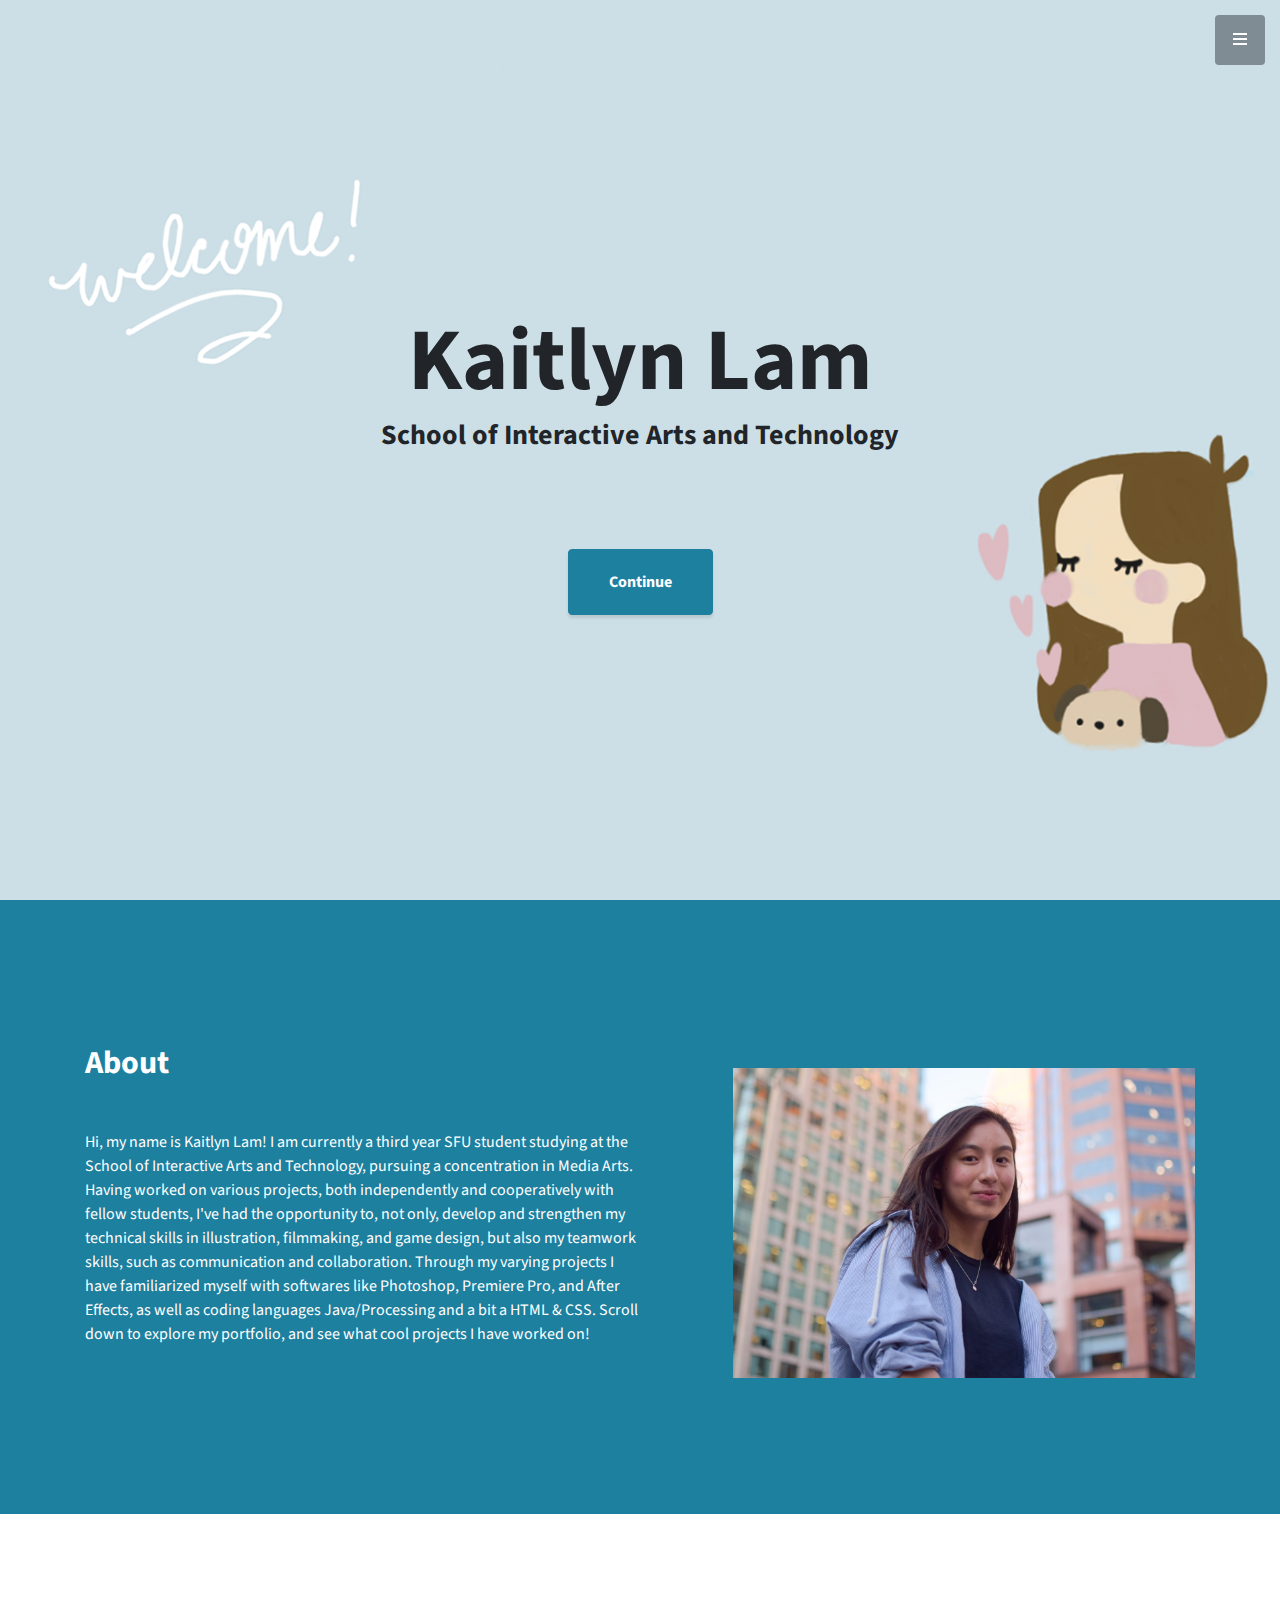
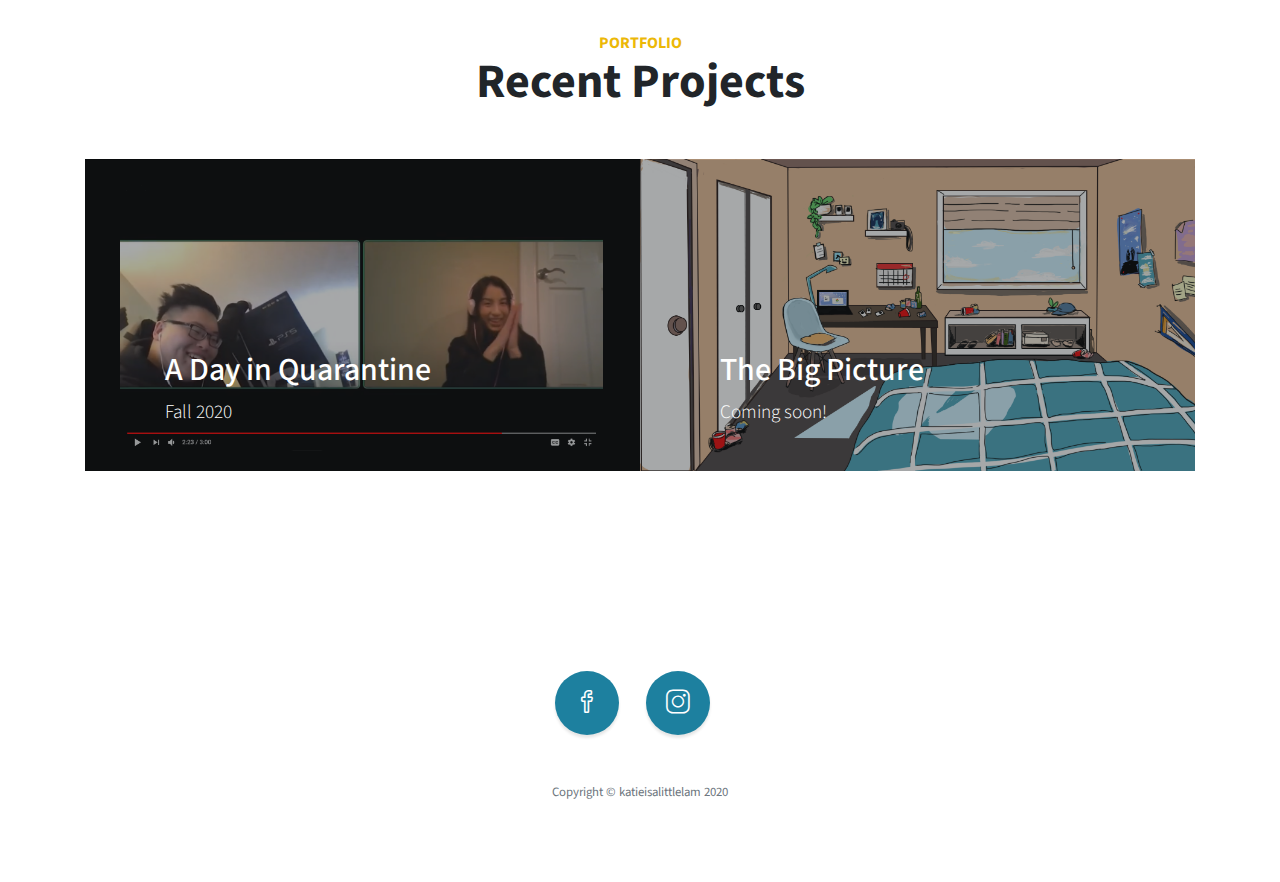
<file: index.html>
<!DOCTYPE html>
<html lang="en">

<head>

  <meta charset="utf-8">
  <meta name="viewport" content="width=device-width, initial-scale=1, shrink-to-fit=no">
  <meta name="description" content="">
  <meta name="author" content="">

  <title>Stylish Portfolio - Start Bootstrap Template</title>

  <!-- Bootstrap Core CSS -->
  <link href="vendor/bootstrap/css/bootstrap.min.css" rel="stylesheet">

  <!-- Custom Fonts -->
  <link href="vendor/fontawesome-free/css/all.min.css" rel="stylesheet" type="text/css">
  <link href="https://fonts.googleapis.com/css?family=Source+Sans+Pro:300,400,700,300italic,400italic,700italic" rel="stylesheet" type="text/css">
  <link href="vendor/simple-line-icons/css/simple-line-icons.css" rel="stylesheet">

  <!-- Custom CSS -->
  <link href="css/stylish-portfolio.css" rel="stylesheet">

</head>

<body id="page-top">

  <!-- Navigation -->
  <a class="menu-toggle rounded" href="#">
    <i class="fas fa-bars"></i>
  </a>

  <nav id="sidebar-wrapper">
    <ul class="sidebar-nav">
      <li class="sidebar-brand">
        <!--a class="js-scroll-trigger" href="#page-top">Content</a-->
      </li>
      <li class="sidebar-nav-item">
        <a class="js-scroll-trigger" href="#page-top">Home</a>
      </li>
      <li class="sidebar-nav-item">
        <a class="js-scroll-trigger" href="#about" name = "about">About</a>
      </li>
      <li class="sidebar-nav-item">
  
      <li class="sidebar-nav-item">
        <a class="js-scroll-trigger" href="#portfolio">Portfolio</a>
      </li>
      <li class="sidebar-nav-item">
        <a class="js-scroll-trigger" href="#contact">Contact</a>
      </li>
    </ul>
  </nav>

  <!-- Header -->
  <header class="masthead d-flex">
    <div class="container text-center my-auto">
      <br>

 
      <h1 class="mb-1">Kaitlyn Lam</h1>
      <h3 class="mb-5">School of Interactive Arts and Technology</h3>
      <br>
      <br>

  

      <a class="btn btn-primary btn-xl js-scroll-trigger" href="#about">Continue</a>
    </div>
    <div class="overlay"></div>
  </header>

  <!-- About -->
  <!--
  <section class="content-section bg-light" id="about">
    <div class="container text-center">
      <div class="row">
        <div class="col-lg-10 mx-auto">
          <h2>Stylish Portfolio is the perfect theme for your next project!</h2>
          <p class="lead mb-5">This theme features a flexible, UX friendly sidebar menu and stock photos from our friends at
            <a href="https://unsplash.com/">Unsplash</a>!</p>
          <a class="btn btn-dark btn-xl js-scroll-trigger" href="#services">What We Offer</a>
        </div>
      </div>
    </div>
  </section>
  -->
  <!-- Services -->
  
  <section class="content-section bg-primary text-white" id="about">
    <div class="container">    
        <div class="row no-gutters">
          <div class="col-lg-6">
            <div class="caption">
              <div class="caption-content">
                <br>

                <h2 class="mb-5">About</h2>
                  
                <p class="mb-0"> Hi, my name is Kaitlyn Lam! I am currently a third year SFU student studying 
                    at the School of Interactive Arts and Technology, pursuing a concentration in Media Arts.
                    Having worked on various projects, both independently and cooperatively with fellow students, 
                    I've had the opportunity to, not only, develop and strengthen my technical skills in illustration,
                    filmmaking, and game design, but also my teamwork skills, such as communication and collaboration.
                    Through my varying projects I have familiarized myself with softwares like Photoshop, Premiere Pro, 
                    and After Effects, as well as coding languages Java/Processing and a bit a HTML & CSS. Scroll down 
                    to explore my portfolio, and see what cool 
                    projects I have worked on!</p>

                    <br>
                    <br>
          
              </div>
           </div>
         </div>

          <div class = "col-1"></div>

          <div class="col-sm-5">
            <br>
            <br>

            <img class="img-fluid" src="img/pfp.jpg" alt="Profile Picture">
          </div>

    </section>
      <!--div class="row">
        <div class="col-lg-3 col-md-6 mb-5 mb-lg-0">
          <span class="service-icon rounded-circle mx-auto mb-3">
            <i class="icon-screen-smartphone"></i>
          </span>
          <h4>
            <strong>Responsive</strong>
          </h4>
          <p class="text-faded mb-0">Looks great on any screen size!</p>
        </div>
        <div class="col-lg-3 col-md-6 mb-5 mb-lg-0">
          <span class="service-icon rounded-circle mx-auto mb-3">
            <i class="icon-pencil"></i>
          </span>
          <h4>
            <strong>Redesigned</strong>
          </h4>
          <p class="text-faded mb-0">Freshly redesigned for Bootstrap 4.</p>
        </div>
        <div class="col-lg-3 col-md-6 mb-5 mb-md-0">
          <span class="service-icon rounded-circle mx-auto mb-3">
            <i class="icon-like"></i>
          </span>
          <h4>
            <strong>Favorited</strong>
          </h4>
          <p class="text-faded mb-0">Millions of users
            <i class="fas fa-heart"></i>
            Start Bootstrap!</p>
        </div>
        <div class="col-lg-3 col-md-6">
          <span class="service-icon rounded-circle mx-auto mb-3">
            <i class="icon-mustache"></i>
          </span>
          <h4>
            <strong>Question</strong>
          </h4>
          <p class="text-faded mb-0">I mustache you a question...</p>
        </div>
      </div>
    </div-->
  
 

  <!-- Callout -->
  <!--
  <section class="callout">
    <div class="container text-center">
      <h2 class="mx-auto mb-5">Welcome to
        <em>your</em>
        next website!</h2>
      <a class="btn btn-primary btn-xl" href="https://startbootstrap.com/theme/stylish-portfolio/">Download Now!</a>
    </div>
  </section>
 -->

  <!-- Portfolio -->
  <section class="content-section" id="portfolio">
    <div class="container">
      <div class="content-section-heading text-center">
        <h3 class="text-secondary mb-0">Portfolio</h3>
        <h2 class="mb-5">Recent Projects</h2>
      </div>
      <div class="row no-gutters">

        <div class="col-lg-6">
          <a class="portfolio-item" href="portfolio 1/portfolio1.html">
            <img class="img-fluid" src="img/screen capture.png" alt="">
            <div class="caption">
              <div class="caption-content">
                <div class="h2">
                  <br>
                  <br>
                  <br>
                  <br>
                  <br>
                  <!--IAT 344-->
                  A Day in Quarantine 
                </div>
                  <p class="mb-0">Fall 2020</p>

                <!--p class="mb-0">A daily vlog showcasing the duality of living at home and living alon
                   during the Covid-19 pandemic </p-->
              </div>
            </div>
            <div>
          </div>
          </a>
        </div>

        <div class="col-lg-6">
          <a class="portfolio-item" href="#!">
            <div class="caption">
              <div class="caption-content">
                <div class="h2">
                  <br>
                  <br>
                  <br>
                  <br>
                  <br>
                  <!--IAT 313-->
                  The Big Picture
                  </div>
                <p class="mb-0">Coming soon!</p>
              </div>
            </div>
            <img class="img-fluid" src="img/iat313.png" alt="">
          </a>
        </div>
        <!--div class="col-lg-6">
          <a class="portfolio-item" href="#!">
            <div class="caption">
              <div class="caption-content">
                <div class="h2">IAT267</div>
                <p class="mb-0">Strawberries are such a tasty snack, especially with a little sugar on top!</p>
              </div>
            </div>
            <img class="img-fluid" src="img/portfolio-3.jpg" alt="">
          </a>
        </div>
        <div class="col-lg-6">
          <a class="portfolio-item" href="#!">
            <div class="caption">
              <div class="caption-content">
                <div class="h2">Workspace</div>
                <p class="mb-0">A yellow workspace with some scissors, pencils, and other objects.</p>
              </div>
            </div>
            <img class="img-fluid" src="img/portfolio-4.jpg" alt="">
          </a>
        </div-->
      </div>
    </div>
  </section>

  

  <!-- Footer -->
  <a class = "js-scroll-trigger" id = "contact">
  <footer class="footer text-center">
    <div class="container">
      <ul class="list-inline mb-5">
        <li class="list-inline-item">
          <a class="social-link rounded-circle text-white mr-3" href="https://www.facebook.com/kaitlyn.lam.3/">
            <i class="icon-social-facebook"></i>
          </a>
        </li>
        <li class="list-inline-item">
          <a class="social-link rounded-circle text-white mr-3" href="https://www.instagram.com/ink.kartridge/" target = "_blank">
            <i class="icon-social-instagram"></i>
          </a>
        </li>
        <!--li class="list-inline-item">
          <a class="social-link rounded-circle text-white" href="#!">
            <i class="icon-social-github"></i>
          </a>
        </li-->
      </ul>
      <p class="text-muted small mb-0">Copyright &copy; katieisalittlelam 2020</p>
    </div>
  </a>
  </footer>

  <!-- Scroll to Top Button-->
  <a class="scroll-to-top rounded js-scroll-trigger" href="#page-top">
    <i class="fas fa-angle-up"></i>
  </a>

  <!-- Bootstrap core JavaScript -->
  <script src="vendor/jquery/jquery.min.js"></script>
  <script src="vendor/bootstrap/js/bootstrap.bundle.min.js"></script>

  <!-- Plugin JavaScript -->
  <script src="vendor/jquery-easing/jquery.easing.min.js"></script>

  <!-- Custom scripts for this template -->
  <script src="js/stylish-portfolio.min.js"></script>

</body>

</html>
</file>
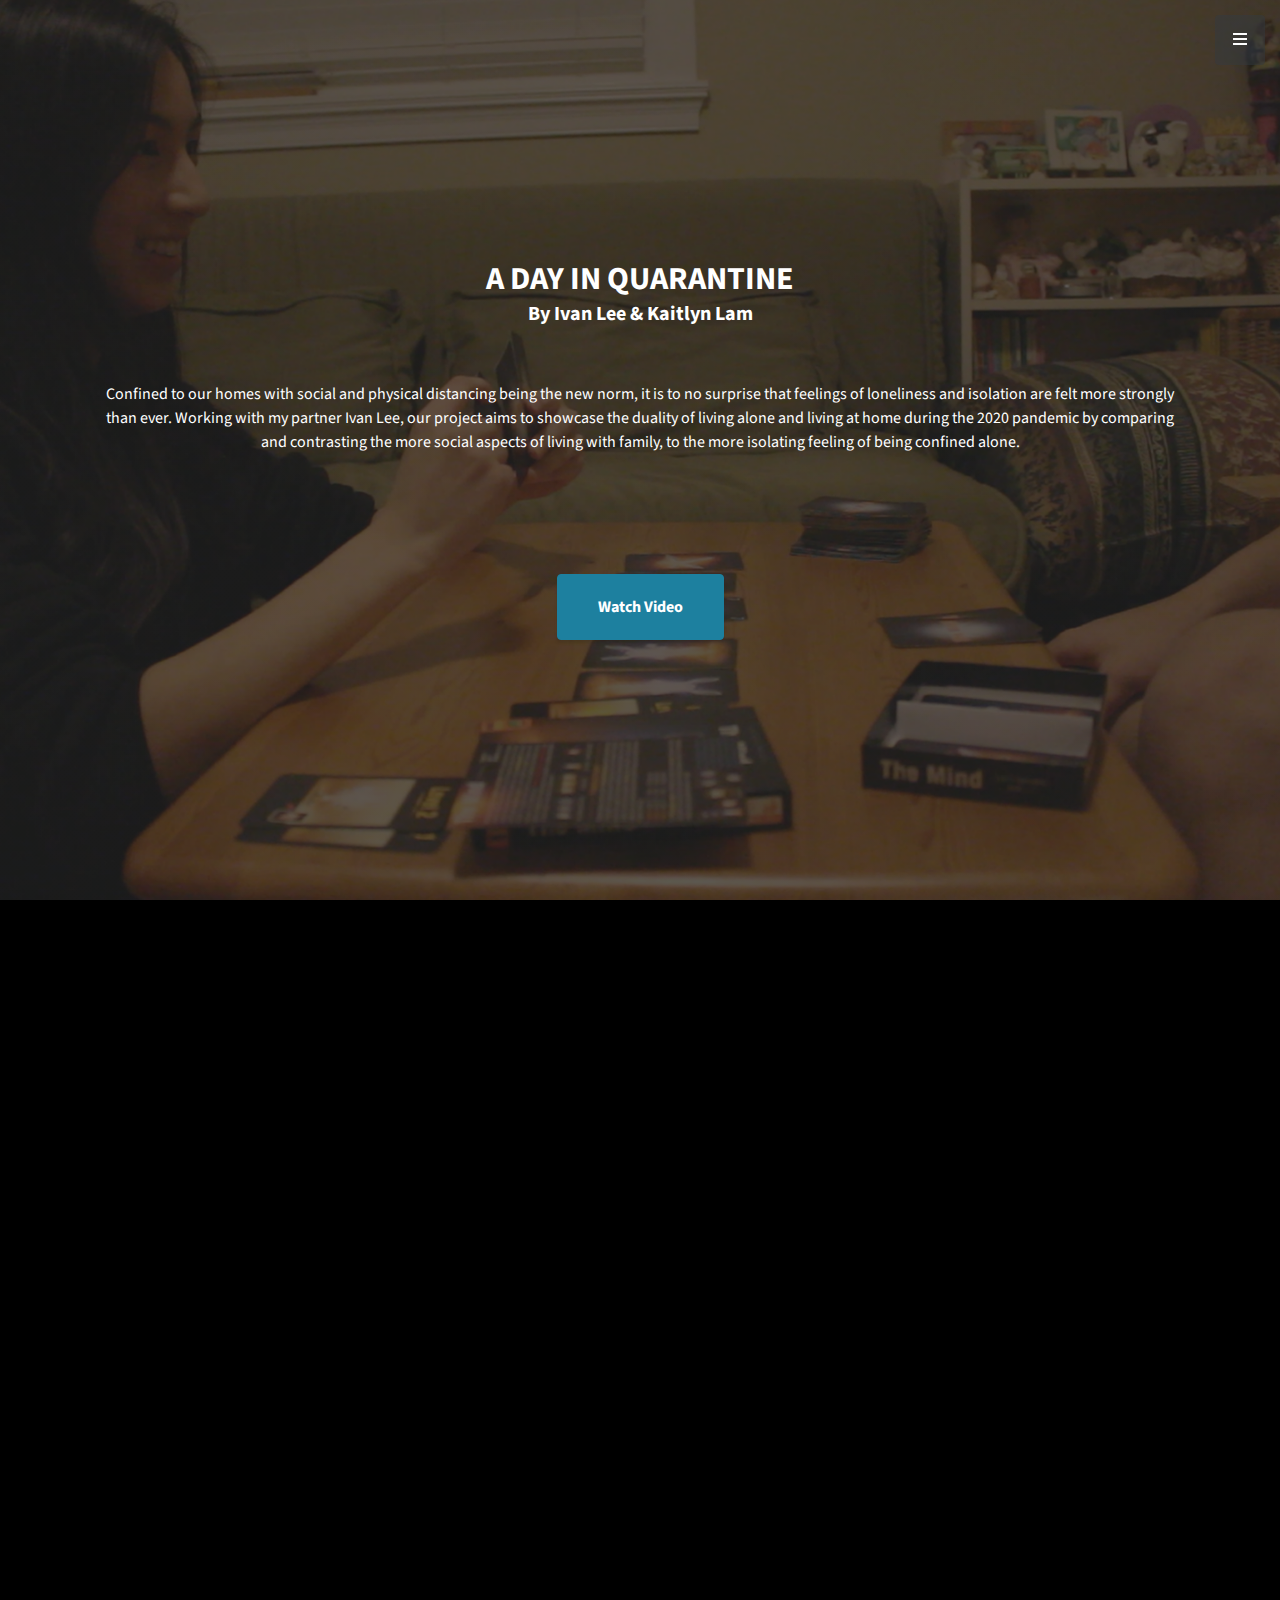
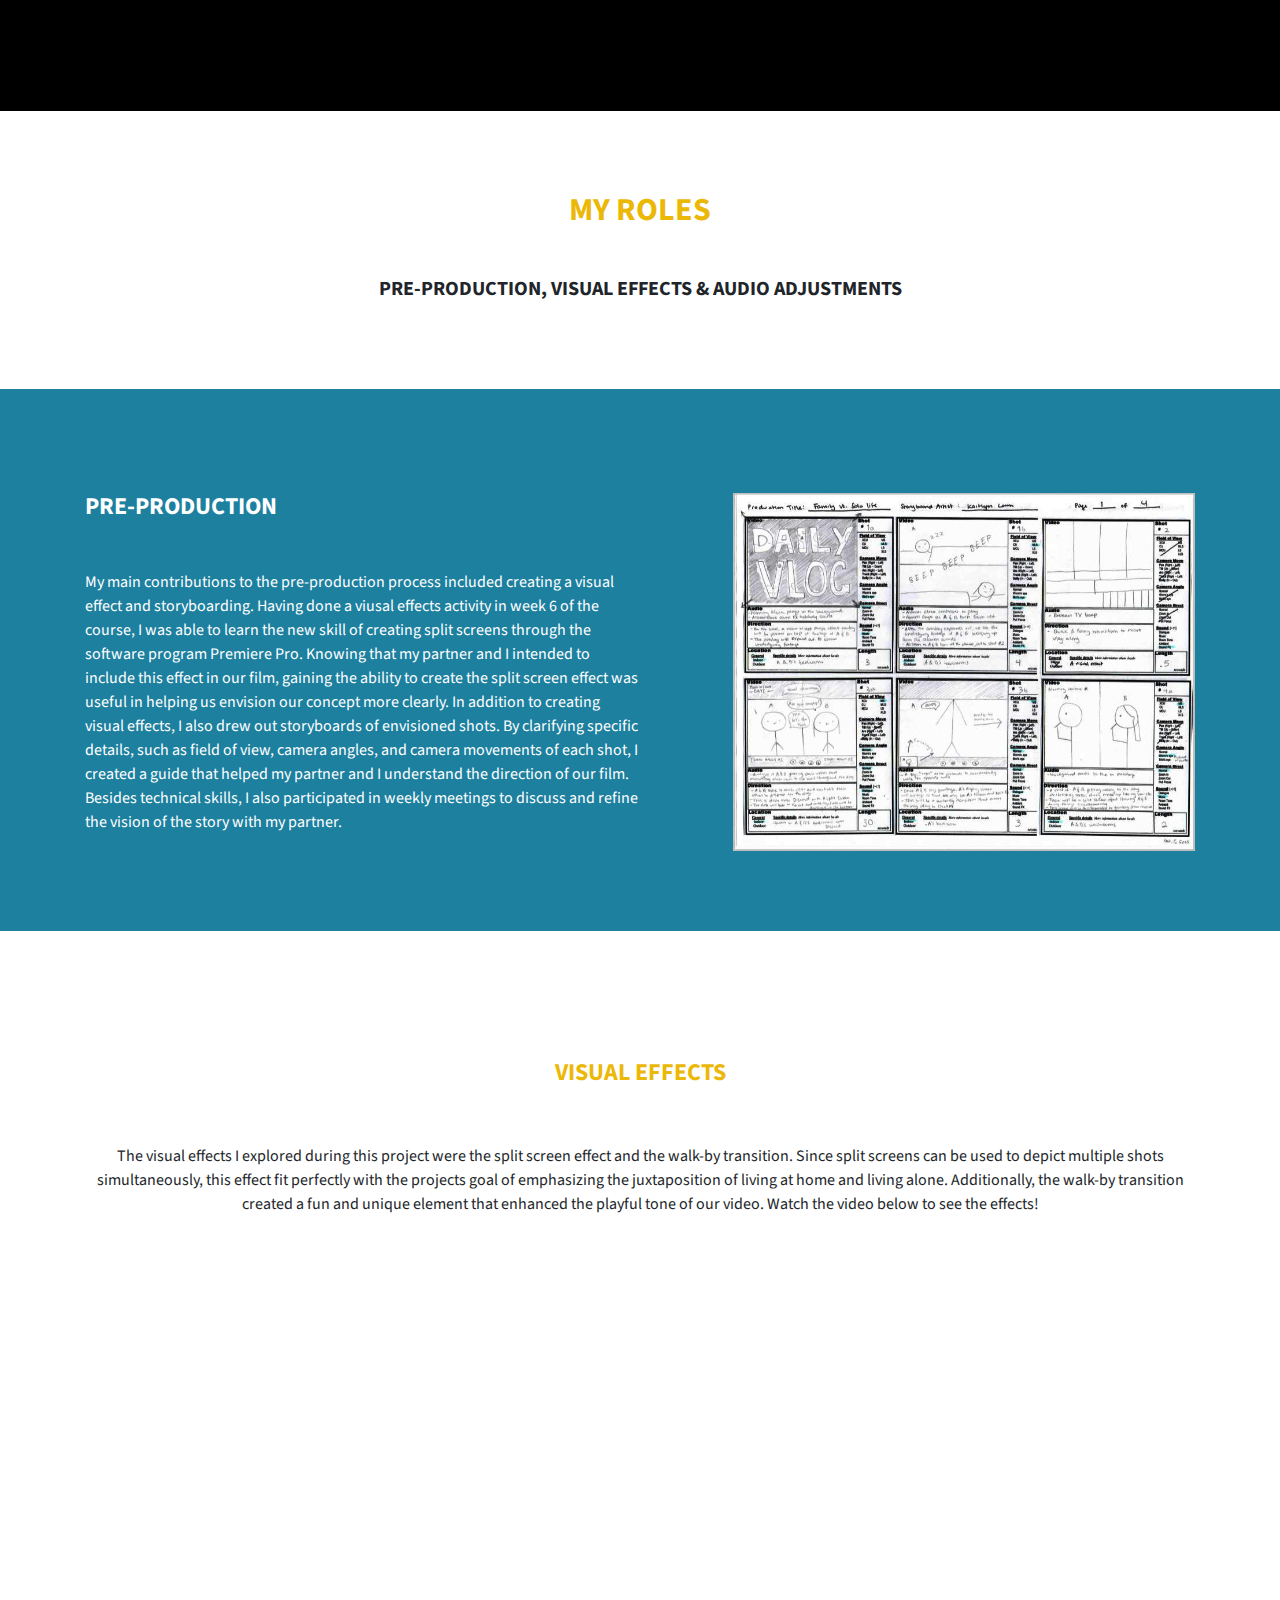
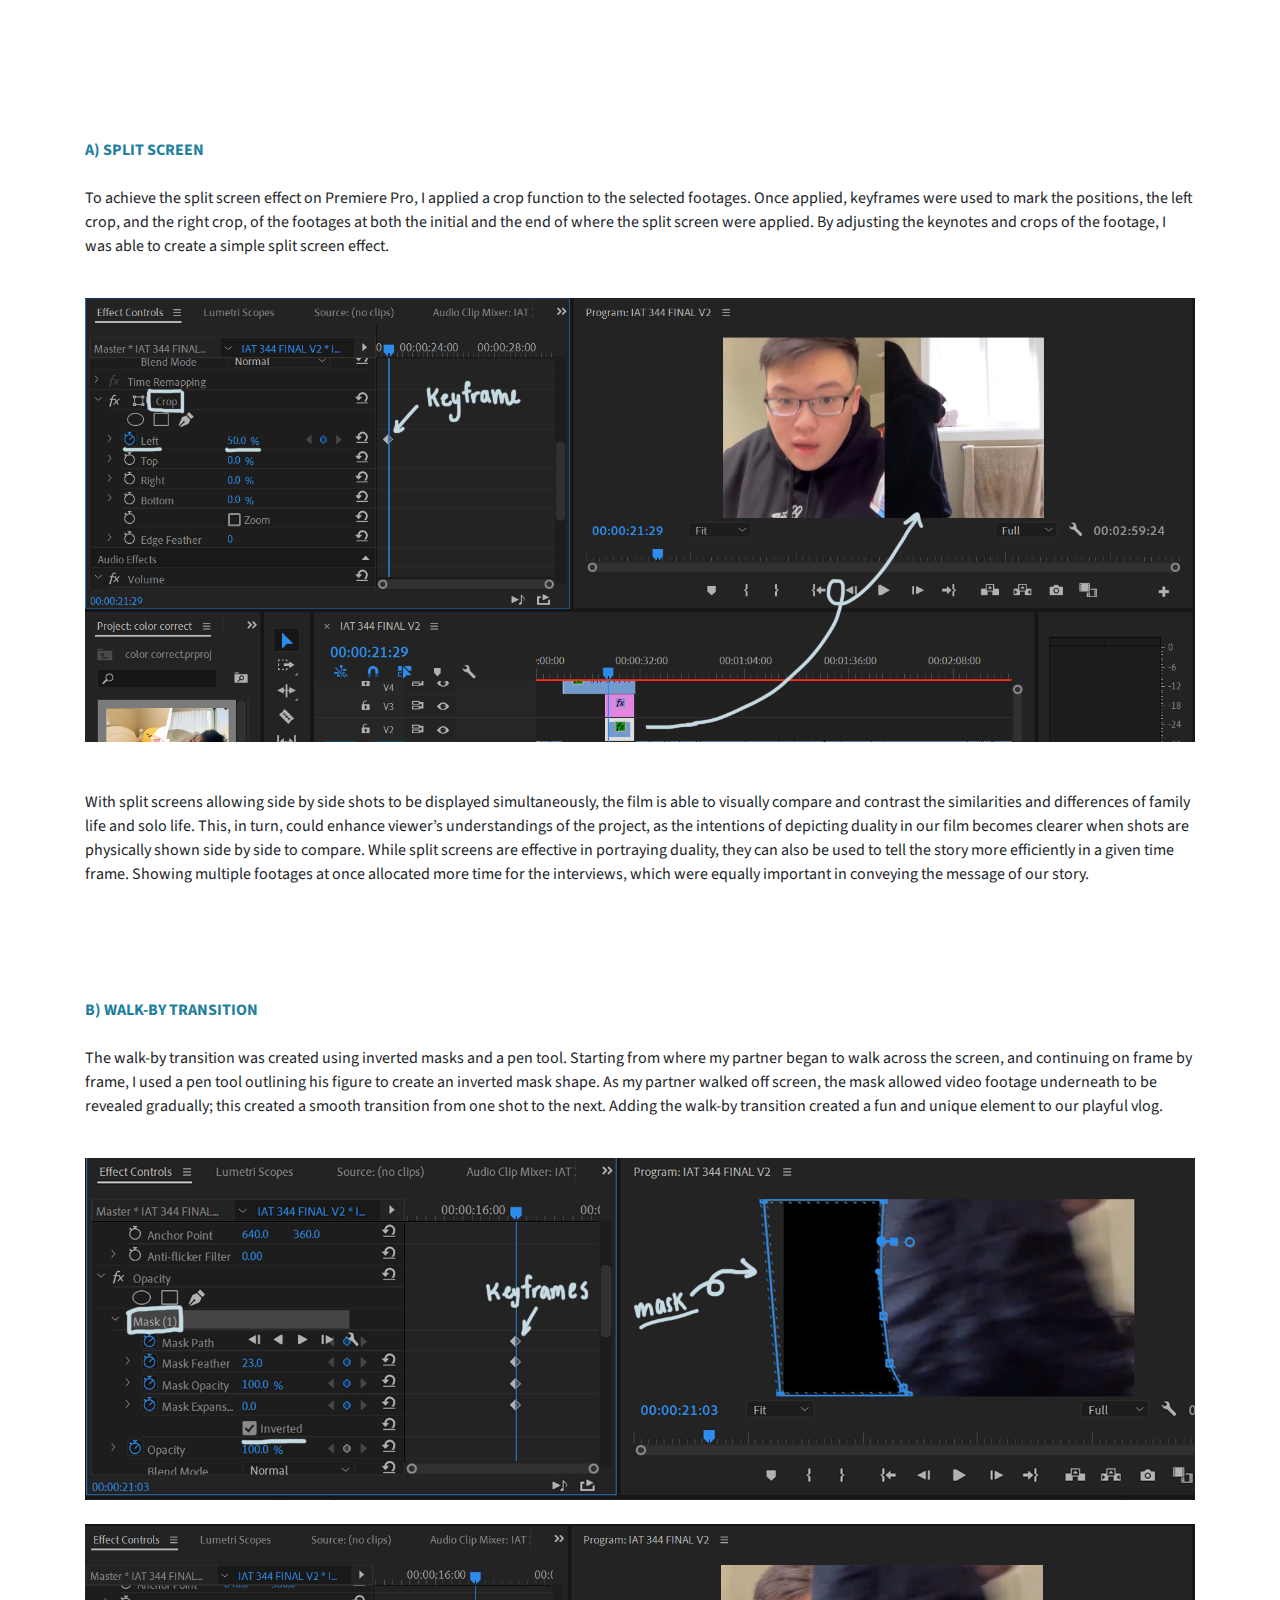
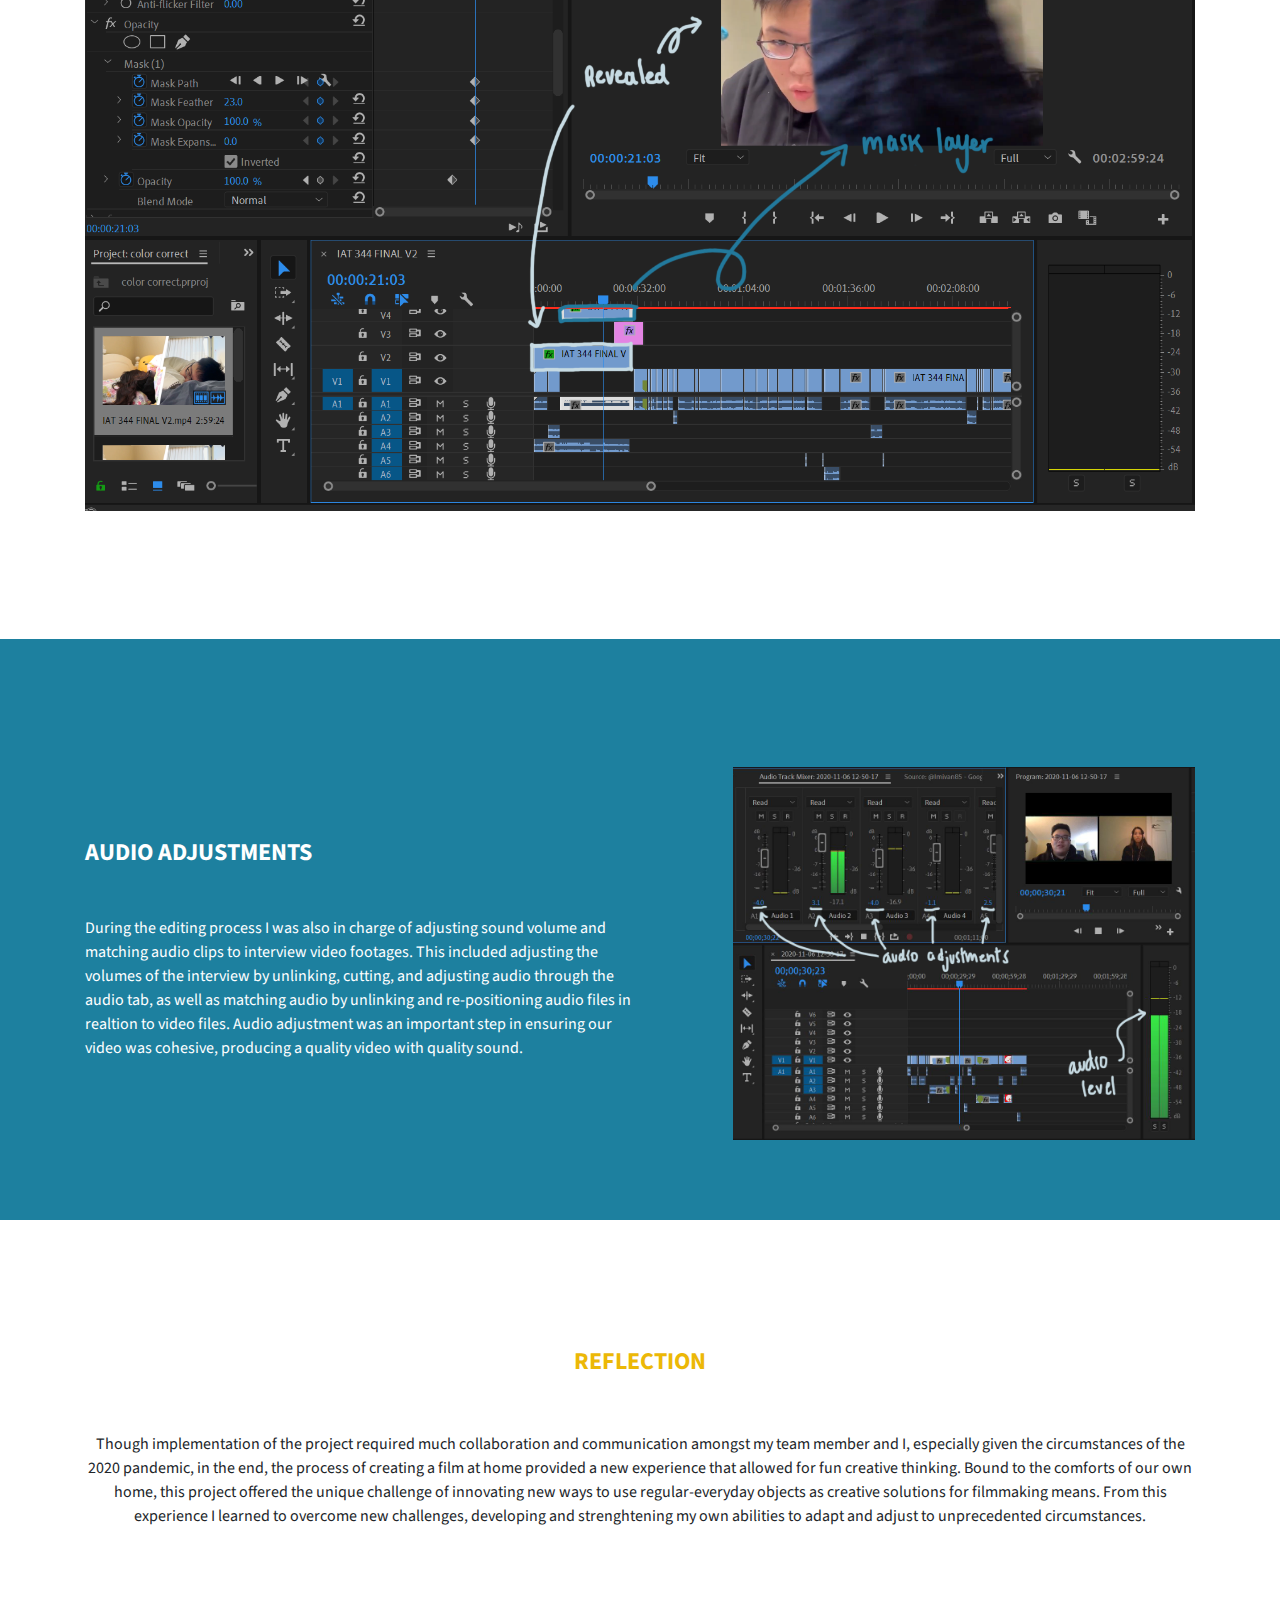
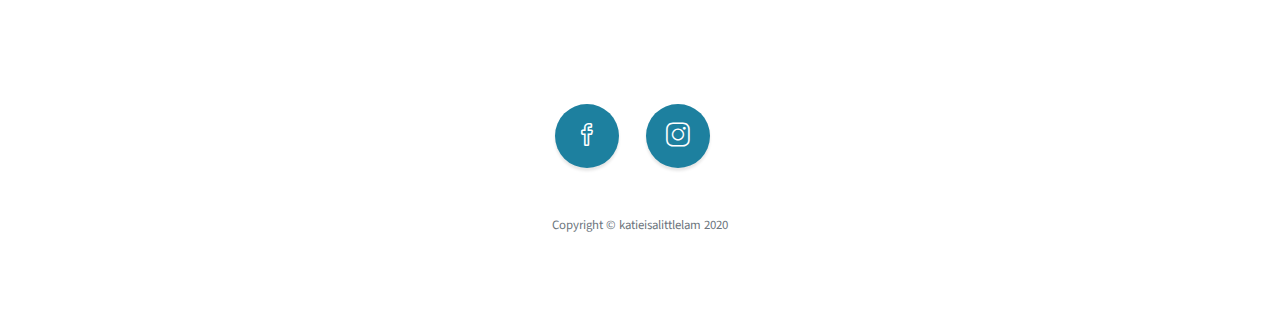
<file: portfolio 1/portfolio1.html>
<!DOCTYPE html>
<html lang="en">

<head>

  <meta charset="utf-8">
  <meta name="viewport" content="width=device-width, initial-scale=1, shrink-to-fit=no">
  <meta name="description" content="">
  <meta name="author" content="">

  <title>Stylish Portfolio - Start Bootstrap Template</title>

  <!-- Bootstrap Core CSS -->
  <link href="vendor/bootstrap/css/bootstrap.min.css" rel="stylesheet">

  <!-- Custom Fonts -->
  <link href="vendor/fontawesome-free/css/all.min.css" rel="stylesheet" type="text/css">
  <link href="https://fonts.googleapis.com/css?family=Source+Sans+Pro:300,400,700,300italic,400italic,700italic" rel="stylesheet" type="text/css">
  <link href="vendor/simple-line-icons/css/simple-line-icons.css" rel="stylesheet">

  <!-- Custom CSS -->
  <link href="css/stylish-portfolio.css" rel="stylesheet">

</head>

<body id="page-top">

  <!-- Navigation -->
  <a class="menu-toggle rounded" href="#">
    <i class="fas fa-bars"></i>
  </a>
  <nav id="sidebar-wrapper">
    <ul class="sidebar-nav">
      <li class="sidebar-brand">
        <!--a class="js-scroll-trigger" href="#page-top">Content</a-->
      </li>
      <li class="sidebar-nav-item">
        <a class="js-scroll-trigger" href="../index.html">Home</a>

      <li class="sidebar-nav-item">
        <a class="js-scroll-trigger" href="../index.html#about">About</a>
      </li>
      <li class="sidebar-nav-item">
  
      <li class="sidebar-nav-item">
        <a class="js-scroll-trigger" href="../index.html#portfolio">Portfolio</a>
      </li>
      <li class="sidebar-nav-item">
        <a class="js-scroll-trigger" href="#contact">Contact</a>
      </li>
    </ul>
  </nav>

  <!-- Header -->
  

  <header class="masthead d-flex">
    <div class="container text-center my-auto" id = "description">


      <h2 class="mb-1 text-white"> A DAY IN QUARANTINE </h2>
      <h5 class=" text-white"> By Ivan Lee & Kaitlyn Lam</h5>
      <br>
      <br>
      <p class = "mb-5 text-white container text-center my-auto">Confined to our homes with social and physical distancing 
        being the new norm, it is to no
        surprise that feelings of loneliness and isolation are felt more strongly than ever. Working with
        my partner Ivan Lee, our project aims to showcase the duality of living alone and living at home
        during the 2020 pandemic by comparing and contrasting the more social aspects of living with
        family, to the more isolating feeling of being confined alone.</p>

        <br>
        <br>
        <br>
        <br>
        <br>

      <a class="btn btn-primary btn-xl js-scroll-trigger" href="#video"> Watch Video </a>
    </div>

    <div class="overlay"></div>
  </header>

  <div class="bg-video" id = "video">

    <br>
    <br>
    <br>
    <br>
    <br>
    <br>
    <br>
    
    <!--p align = "center"><iframe width="1080" height="500" src="https://www.youtube.com/embed/2TOxU5NzHGw" frameborder="0" 
    allow="accelerometer; autoplay; clipboard-write; encrypted-media; gyroscope; picture-in-picture" 
    allowfullscreen></iframe></p-->

    <p align = "center"><iframe width="1080" height="500" src="https://www.youtube.com/embed/uHC6Zeh9fck" 
      frameborder="0" allow="accelerometer; autoplay; clipboard-write; encrypted-media; gyroscope; 
      picture-in-picture" allowfullscreen></iframe></p>

    <br>
    <br>
    <br>
    <br>
    <br>
</div>
  
  </div>
  <!--div class="overlay"></div-->

  <!-- Services -->

  <section class="content-section"> <!--id="about"-->
    <div class="container">    
        <div class="row no-gutters">
          <div class="col-lg-12">
              <div class="caption">
                <div class="caption-content">
                  <h2 align = "center" class="mb-5 text-secondary"> MY ROLES</h2>
                  <h5 align = "center"> PRE-PRODUCTION, VISUAL EFFECTS & AUDIO ADJUSTMENTS </h5>
              <div>
            </div>
            </div>
            </div>
      </div>
    </section>
  
  <section class="content-section bg-primary text-white"> <!--id="about"-->
    <div class="container">    
        <div class="row no-gutters">
          <div class="col-lg-6">
              <div class="caption">
                <div class="caption-content">
                  <br>
                  <!--h2 class="mb-5"> My Role</h2-->
                  <h4 class="mb-5"> PRE-PRODUCTION </h4>
                  
                  <p>My main contributions to the pre-production process included creating a visual effect and
                  storyboarding. Having done a viusal effects activity in week 6 of the course, I was able to learn the
                  new skill of creating split screens through the software program Premiere Pro. Knowing that my partner 
                  and I intended to include this effect in our film, gaining the ability to create the split screen effect
                  was useful in helping us envision our concept more clearly. 

                  In addition to creating visual effects, I also drew out storyboards of envisioned shots. 
                  By clarifying specific details, such as field of view, camera angles, and camera movements
                  of each shot, I created a guide that helped my partner and I understand the direction of our film.
                  <br>
                  Besides technical skills, I also participated in weekly meetings to
                  discuss and refine the vision of the story with my partner. </p>

              </div>
            </div>
            </div>

            <div class="col-sm-1"></div> 

        <div class = "col-5">
        <br>
        <img class="img-fluid" src="img/storyboard.png" alt="Profile Picture">
      </div>

    </section>

      <!--section class="content-section masthead"-->
        <section class="content-section">
      <div class="container">    
        <div class="row no-gutters">
          <div class="col-lg-12">
              <div class="caption">
                <div class="caption-content">
                  <!--h2 class="mb-5"> My Role</h2-->
                  <br>
                  <br>
                  <div class = "text-secondary">
                  <h4 align = "center"> VISUAL EFFECTS </h4></div>
                  <br>
                  <br>
                  
                  <p align = "center">The visual effects I explored during this project were the split screen effect and the walk-by transition.
                    Since split screens can be used to depict multiple shots simultaneously, this effect fit perfectly
                    with the projects goal of emphasizing the juxtaposition of living at home and living alone.
                    Additionally, the walk-by transition created a fun and unique element that enhanced the 
                    playful tone of our video. Watch the video below to see the effects! </p>
    
                    <br>
                    <br>
                    <br>

                    <p align = "center" >
                      <iframe width="560" height="315" src="https://www.youtube.com/embed/dg4w58Jcxl0" frameborder="0" 
                      allow="accelerometer; autoplay; clipboard-write; encrypted-media; gyroscope; picture-in-picture" 
                      allowfullscreen></iframe>
                    </p>


                    <br>
                    <br>
                    <br>
                    <br>
                  
                    <p>
                     <b class = "text-primary"> A) SPLIT SCREEN </b>
                      <br>
                      <br>
                      To achieve the split screen effect on Premiere Pro, I applied a crop function to the
                      selected footages. Once applied, keyframes were used to mark the
                      positions, the left crop, and the right crop, of the footages at both the initial and the end of
                      where the split screen were applied. By adjusting the keynotes and crops of the footage, I was able
                      to create a simple split screen effect.
                      </p>
                      <br>

         

                      <img class="img-fluid" src="img/crop.png" alt="Split Screen Crop Function"> 
                      <br>
                      <br>
                      <br>
                      <p>With split screens allowing side by side shots to be displayed simultaneously, the film is able to
                        visually compare and contrast the similarities and differences of family life and solo life. This, in
                        turn, could enhance viewer’s understandings of the project, as the intentions of depicting
                        duality in our film becomes clearer when shots are physically shown side by side to compare.
                        While split screens are effective in portraying duality, they can also be used to tell the story
                        more efficiently in a given time frame. Showing multiple footages at once allocated more
                        time for the interviews, which were equally important in conveying the message of
                        our story.</p>

                        <br>
                        <br>
                        <br>
                        <br>
                        <p>
                          <b class = "text-primary"> B) WALK-BY TRANSITION </b>
                          <br>
                          <br>
                          The walk-by transition was created using inverted masks and a pen tool. Starting
                          from where my partner began to walk across the screen, and continuing on
                          frame by frame, I used a pen tool outlining his figure to create an inverted mask shape.
                          As my partner walked off screen, the mask allowed video footage underneath to be revealed
                          gradually; this created a smooth transition from one shot to the next.
                          Adding the walk-by transition created a fun and unique element to our playful vlog.

                        </p>
                        <br>

                        <img class="img-fluid" src="img/mask.png" alt="Walk-by Transition (mask)"> 
                        <br>
                        <br>
                        <img class="img-fluid" src="img/revealed.png" alt="Walk-by Transition (revealed)"> 
                        <br>
                        <br>
                        <br>

              </div>
            </div>
      </div>
    </section>

    <section class="content-section bg-primary text-white">
      <div class="container">    
        <div class="row no-gutters">
          <div class="col-lg-6">
              <div class="caption">
                <div class="caption-content">
                  <br>
                  <br>
                  <br>
                  <br>
                  <br>


                  <!--h2 class="mb-5"> My Role</h2-->
                  <h4 class="mb-5"> AUDIO ADJUSTMENTS </h4>

                      <p> During the editing process I was also in charge of adjusting sound volume and matching
                          audio clips to interview video footages. This included adjusting the volumes of the interview by
                          unlinking, cutting, and adjusting audio through the audio tab, as well as
                          matching audio by unlinking and re-positioning audio files in realtion
                          to video files. Audio adjustment was an 
                          important step in ensuring our video was cohesive, producing a quality
                          video with quality sound. 
                      </p>
              </div>
            </div>
      </div>

       <div class="col-sm-1"></div> 

      <div class = "col-5">
        <br>
        <br>


        <img class="img-fluid" src="img/Audio.png" alt="Profile Picture">
      </div>

    </section>

    <!--Reflection-->
    <section class="content-section">
      <div class="container">    
        <div class="row no-gutters">
          <div class="col-lg-12">
              <div class="caption">
                <div class="caption-content">
                  <!--h2 class="mb-5"> My Role</h2-->
                  <br>
                  <br>
                  <div class = "text-secondary">
                  <h4 align = "center"> REFLECTION </h4></div>
                  <br>
                  <br>
                  
                  <p align = "center">
                    Though implementation of the project required much collaboration
                    and communication amongst my team member and I, especially given
                    the circumstances of the 2020 pandemic, in the end, the process of
                    creating a film at home provided a new
                    experience that allowed for fun creative thinking.
                    Bound to the comforts of our own home, this project offered the unique
                    challenge of innovating
                    new ways to use regular-everyday objects as creative solutions for filmmaking means.
                    From this experience I learned to overcome new challenges, developing and strenghtening my own abilities
                    to adapt and adjust to unprecedented circumstances.  </p>
        
              </div>
            </div>
      </div>
    </section>


    


  <!-- Footer -->
  <a class="" id = "contact">
  <footer class="footer text-center">
    <div class="container">
      <ul class="list-inline mb-5">
        <li class="list-inline-item">
          <a class="social-link rounded-circle text-white mr-3" href="https://www.facebook.com/kaitlyn.lam.3/">
            <i class="icon-social-facebook"></i>
          </a>
        </li>
        <li class="list-inline-item">
          <a class="social-link rounded-circle text-white mr-3" href="https://www.instagram.com/ink.kartridge/" target = "_blank">
            <i class="icon-social-instagram"></i>
          </a>
        </li>
        <!--li class="list-inline-item">
          <a class="social-link rounded-circle text-white" href="#!">
            <i class="icon-social-github"></i>
          </a>
        </li-->
      </ul>
      <p class="text-muted small mb-0">Copyright &copy; katieisalittlelam 2020</p>
    </div>
  </footer>
</a>


  <!-- Scroll to Top Button-->
  <a class="scroll-to-top rounded js-scroll-trigger" href="#page-top">
    <i class="fas fa-angle-up"></i>
  </a>

  <!-- Bootstrap core JavaScript -->
  <script src="vendor/jquery/jquery.min.js"></script>
  <script src="vendor/bootstrap/js/bootstrap.bundle.min.js"></script>

  <!-- Plugin JavaScript -->
  <script src="vendor/jquery-easing/jquery.easing.min.js"></script>

  <!-- Custom scripts for this template -->
  <script src="js/stylish-portfolio.min.js"></script>

</body>

</html>
</file>
<file: vendor/simple-line-icons/css/simple-line-icons.css>
/*
* Font Face
*/
@font-face {
  font-family: 'simple-line-icons';
  src: url('../fonts/Simple-Line-Icons.eot?v=2.4.0');
  src: url('../fonts/Simple-Line-Icons.eot?v=2.4.0#iefix') format('embedded-opentype'), url('../fonts/Simple-Line-Icons.woff2?v=2.4.0') format('woff2'), url('../fonts/Simple-Line-Icons.ttf?v=2.4.0') format('truetype'), url('../fonts/Simple-Line-Icons.woff?v=2.4.0') format('woff'), url('../fonts/Simple-Line-Icons.svg?v=2.4.0#simple-line-icons') format('svg');
  font-weight: normal;
  font-style: normal;
}
/*
 Use the following code if you want to have a class per icon.
 Instead of a list of all class selectors, you can use the generic [class*="icon-"] selector,
 but it's slower.
*/
.icon-user,
.icon-people,
.icon-user-female,
.icon-user-follow,
.icon-user-following,
.icon-user-unfollow,
.icon-login,
.icon-logout,
.icon-emotsmile,
.icon-phone,
.icon-call-end,
.icon-call-in,
.icon-call-out,
.icon-map,
.icon-location-pin,
.icon-direction,
.icon-directions,
.icon-compass,
.icon-layers,
.icon-menu,
.icon-list,
.icon-options-vertical,
.icon-options,
.icon-arrow-down,
.icon-arrow-left,
.icon-arrow-right,
.icon-arrow-up,
.icon-arrow-up-circle,
.icon-arrow-left-circle,
.icon-arrow-right-circle,
.icon-arrow-down-circle,
.icon-check,
.icon-clock,
.icon-plus,
.icon-minus,
.icon-close,
.icon-event,
.icon-exclamation,
.icon-organization,
.icon-trophy,
.icon-screen-smartphone,
.icon-screen-desktop,
.icon-plane,
.icon-notebook,
.icon-mustache,
.icon-mouse,
.icon-magnet,
.icon-energy,
.icon-disc,
.icon-cursor,
.icon-cursor-move,
.icon-crop,
.icon-chemistry,
.icon-speedometer,
.icon-shield,
.icon-screen-tablet,
.icon-magic-wand,
.icon-hourglass,
.icon-graduation,
.icon-ghost,
.icon-game-controller,
.icon-fire,
.icon-eyeglass,
.icon-envelope-open,
.icon-envelope-letter,
.icon-bell,
.icon-badge,
.icon-anchor,
.icon-wallet,
.icon-vector,
.icon-speech,
.icon-puzzle,
.icon-printer,
.icon-present,
.icon-playlist,
.icon-pin,
.icon-picture,
.icon-handbag,
.icon-globe-alt,
.icon-globe,
.icon-folder-alt,
.icon-folder,
.icon-film,
.icon-feed,
.icon-drop,
.icon-drawer,
.icon-docs,
.icon-doc,
.icon-diamond,
.icon-cup,
.icon-calculator,
.icon-bubbles,
.icon-briefcase,
.icon-book-open,
.icon-basket-loaded,
.icon-basket,
.icon-bag,
.icon-action-undo,
.icon-action-redo,
.icon-wrench,
.icon-umbrella,
.icon-trash,
.icon-tag,
.icon-support,
.icon-frame,
.icon-size-fullscreen,
.icon-size-actual,
.icon-shuffle,
.icon-share-alt,
.icon-share,
.icon-rocket,
.icon-question,
.icon-pie-chart,
.icon-pencil,
.icon-note,
.icon-loop,
.icon-home,
.icon-grid,
.icon-graph,
.icon-microphone,
.icon-music-tone-alt,
.icon-music-tone,
.icon-earphones-alt,
.icon-earphones,
.icon-equalizer,
.icon-like,
.icon-dislike,
.icon-control-start,
.icon-control-rewind,
.icon-control-play,
.icon-control-pause,
.icon-control-forward,
.icon-control-end,
.icon-volume-1,
.icon-volume-2,
.icon-volume-off,
.icon-calendar,
.icon-bulb,
.icon-chart,
.icon-ban,
.icon-bubble,
.icon-camrecorder,
.icon-camera,
.icon-cloud-download,
.icon-cloud-upload,
.icon-envelope,
.icon-eye,
.icon-flag,
.icon-heart,
.icon-info,
.icon-key,
.icon-link,
.icon-lock,
.icon-lock-open,
.icon-magnifier,
.icon-magnifier-add,
.icon-magnifier-remove,
.icon-paper-clip,
.icon-paper-plane,
.icon-power,
.icon-refresh,
.icon-reload,
.icon-settings,
.icon-star,
.icon-symbol-female,
.icon-symbol-male,
.icon-target,
.icon-credit-card,
.icon-paypal,
.icon-social-tumblr,
.icon-social-twitter,
.icon-social-facebook,
.icon-social-instagram,
.icon-social-linkedin,
.icon-social-pinterest,
.icon-social-github,
.icon-social-google,
.icon-social-reddit,
.icon-social-skype,
.icon-social-dribbble,
.icon-social-behance,
.icon-social-foursqare,
.icon-social-soundcloud,
.icon-social-spotify,
.icon-social-stumbleupon,
.icon-social-youtube,
.icon-social-dropbox,
.icon-social-vkontakte,
.icon-social-steam {
  font-family: 'simple-line-icons';
  speak: none;
  font-style: normal;
  font-weight: normal;
  font-variant: normal;
  text-transform: none;
  line-height: 1;
  /* Better Font Rendering =========== */
  -webkit-font-smoothing: antialiased;
  -moz-osx-font-smoothing: grayscale;
}
.icon-user:before {
  content: "\e005";
}
.icon-people:before {
  content: "\e001";
}
.icon-user-female:before {
  content: "\e000";
}
.icon-user-follow:before {
  content: "\e002";
}
.icon-user-following:before {
  content: "\e003";
}
.icon-user-unfollow:before {
  content: "\e004";
}
.icon-login:before {
  content: "\e066";
}
.icon-logout:before {
  content: "\e065";
}
.icon-emotsmile:before {
  content: "\e021";
}
.icon-phone:before {
  content: "\e600";
}
.icon-call-end:before {
  content: "\e048";
}
.icon-call-in:before {
  content: "\e047";
}
.icon-call-out:before {
  content: "\e046";
}
.icon-map:before {
  content: "\e033";
}
.icon-location-pin:before {
  content: "\e096";
}
.icon-direction:before {
  content: "\e042";
}
.icon-directions:before {
  content: "\e041";
}
.icon-compass:before {
  content: "\e045";
}
.icon-layers:before {
  content: "\e034";
}
.icon-menu:before {
  content: "\e601";
}
.icon-list:before {
  content: "\e067";
}
.icon-options-vertical:before {
  content: "\e602";
}
.icon-options:before {
  content: "\e603";
}
.icon-arrow-down:before {
  content: "\e604";
}
.icon-arrow-left:before {
  content: "\e605";
}
.icon-arrow-right:before {
  content: "\e606";
}
.icon-arrow-up:before {
  content: "\e607";
}
.icon-arrow-up-circle:before {
  content: "\e078";
}
.icon-arrow-left-circle:before {
  content: "\e07a";
}
.icon-arrow-right-circle:before {
  content: "\e079";
}
.icon-arrow-down-circle:before {
  content: "\e07b";
}
.icon-check:before {
  content: "\e080";
}
.icon-clock:before {
  content: "\e081";
}
.icon-plus:before {
  content: "\e095";
}
.icon-minus:before {
  content: "\e615";
}
.icon-close:before {
  content: "\e082";
}
.icon-event:before {
  content: "\e619";
}
.icon-exclamation:before {
  content: "\e617";
}
.icon-organization:before {
  content: "\e616";
}
.icon-trophy:before {
  content: "\e006";
}
.icon-screen-smartphone:before {
  content: "\e010";
}
.icon-screen-desktop:before {
  content: "\e011";
}
.icon-plane:before {
  content: "\e012";
}
.icon-notebook:before {
  content: "\e013";
}
.icon-mustache:before {
  content: "\e014";
}
.icon-mouse:before {
  content: "\e015";
}
.icon-magnet:before {
  content: "\e016";
}
.icon-energy:before {
  content: "\e020";
}
.icon-disc:before {
  content: "\e022";
}
.icon-cursor:before {
  content: "\e06e";
}
.icon-cursor-move:before {
  content: "\e023";
}
.icon-crop:before {
  content: "\e024";
}
.icon-chemistry:before {
  content: "\e026";
}
.icon-speedometer:before {
  content: "\e007";
}
.icon-shield:before {
  content: "\e00e";
}
.icon-screen-tablet:before {
  content: "\e00f";
}
.icon-magic-wand:before {
  content: "\e017";
}
.icon-hourglass:before {
  content: "\e018";
}
.icon-graduation:before {
  content: "\e019";
}
.icon-ghost:before {
  content: "\e01a";
}
.icon-game-controller:before {
  content: "\e01b";
}
.icon-fire:before {
  content: "\e01c";
}
.icon-eyeglass:before {
  content: "\e01d";
}
.icon-envelope-open:before {
  content: "\e01e";
}
.icon-envelope-letter:before {
  content: "\e01f";
}
.icon-bell:before {
  content: "\e027";
}
.icon-badge:before {
  content: "\e028";
}
.icon-anchor:before {
  content: "\e029";
}
.icon-wallet:before {
  content: "\e02a";
}
.icon-vector:before {
  content: "\e02b";
}
.icon-speech:before {
  content: "\e02c";
}
.icon-puzzle:before {
  content: "\e02d";
}
.icon-printer:before {
  content: "\e02e";
}
.icon-present:before {
  content: "\e02f";
}
.icon-playlist:before {
  content: "\e030";
}
.icon-pin:before {
  content: "\e031";
}
.icon-picture:before {
  content: "\e032";
}
.icon-handbag:before {
  content: "\e035";
}
.icon-globe-alt:before {
  content: "\e036";
}
.icon-globe:before {
  content: "\e037";
}
.icon-folder-alt:before {
  content: "\e039";
}
.icon-folder:before {
  content: "\e089";
}
.icon-film:before {
  content: "\e03a";
}
.icon-feed:before {
  content: "\e03b";
}
.icon-drop:before {
  content: "\e03e";
}
.icon-drawer:before {
  content: "\e03f";
}
.icon-docs:before {
  content: "\e040";
}
.icon-doc:before {
  content: "\e085";
}
.icon-diamond:before {
  content: "\e043";
}
.icon-cup:before {
  content: "\e044";
}
.icon-calculator:before {
  content: "\e049";
}
.icon-bubbles:before {
  content: "\e04a";
}
.icon-briefcase:before {
  content: "\e04b";
}
.icon-book-open:before {
  content: "\e04c";
}
.icon-basket-loaded:before {
  content: "\e04d";
}
.icon-basket:before {
  content: "\e04e";
}
.icon-bag:before {
  content: "\e04f";
}
.icon-action-undo:before {
  content: "\e050";
}
.icon-action-redo:before {
  content: "\e051";
}
.icon-wrench:before {
  content: "\e052";
}
.icon-umbrella:before {
  content: "\e053";
}
.icon-trash:before {
  content: "\e054";
}
.icon-tag:before {
  content: "\e055";
}
.icon-support:before {
  content: "\e056";
}
.icon-frame:before {
  content: "\e038";
}
.icon-size-fullscreen:before {
  content: "\e057";
}
.icon-size-actual:before {
  content: "\e058";
}
.icon-shuffle:before {
  content: "\e059";
}
.icon-share-alt:before {
  content: "\e05a";
}
.icon-share:before {
  content: "\e05b";
}
.icon-rocket:before {
  content: "\e05c";
}
.icon-question:before {
  content: "\e05d";
}
.icon-pie-chart:before {
  content: "\e05e";
}
.icon-pencil:before {
  content: "\e05f";
}
.icon-note:before {
  content: "\e060";
}
.icon-loop:before {
  content: "\e064";
}
.icon-home:before {
  content: "\e069";
}
.icon-grid:before {
  content: "\e06a";
}
.icon-graph:before {
  content: "\e06b";
}
.icon-microphone:before {
  content: "\e063";
}
.icon-music-tone-alt:before {
  content: "\e061";
}
.icon-music-tone:before {
  content: "\e062";
}
.icon-earphones-alt:before {
  content: "\e03c";
}
.icon-earphones:before {
  content: "\e03d";
}
.icon-equalizer:before {
  content: "\e06c";
}
.icon-like:before {
  content: "\e068";
}
.icon-dislike:before {
  content: "\e06d";
}
.icon-control-start:before {
  content: "\e06f";
}
.icon-control-rewind:before {
  content: "\e070";
}
.icon-control-play:before {
  content: "\e071";
}
.icon-control-pause:before {
  content: "\e072";
}
.icon-control-forward:before {
  content: "\e073";
}
.icon-control-end:before {
  content: "\e074";
}
.icon-volume-1:before {
  content: "\e09f";
}
.icon-volume-2:before {
  content: "\e0a0";
}
.icon-volume-off:before {
  content: "\e0a1";
}
.icon-calendar:before {
  content: "\e075";
}
.icon-bulb:before {
  content: "\e076";
}
.icon-chart:before {
  content: "\e077";
}
.icon-ban:before {
  content: "\e07c";
}
.icon-bubble:before {
  content: "\e07d";
}
.icon-camrecorder:before {
  content: "\e07e";
}
.icon-camera:before {
  content: "\e07f";
}
.icon-cloud-download:before {
  content: "\e083";
}
.icon-cloud-upload:before {
  content: "\e084";
}
.icon-envelope:before {
  content: "\e086";
}
.icon-eye:before {
  content: "\e087";
}
.icon-flag:before {
  content: "\e088";
}
.icon-heart:before {
  content: "\e08a";
}
.icon-info:before {
  content: "\e08b";
}
.icon-key:before {
  content: "\e08c";
}
.icon-link:before {
  content: "\e08d";
}
.icon-lock:before {
  content: "\e08e";
}
.icon-lock-open:before {
  content: "\e08f";
}
.icon-magnifier:before {
  content: "\e090";
}
.icon-magnifier-add:before {
  content: "\e091";
}
.icon-magnifier-remove:before {
  content: "\e092";
}
.icon-paper-clip:before {
  content: "\e093";
}
.icon-paper-plane:before {
  content: "\e094";
}
.icon-power:before {
  content: "\e097";
}
.icon-refresh:before {
  content: "\e098";
}
.icon-reload:before {
  content: "\e099";
}
.icon-settings:before {
  content: "\e09a";
}
.icon-star:before {
  content: "\e09b";
}
.icon-symbol-female:before {
  content: "\e09c";
}
.icon-symbol-male:before {
  content: "\e09d";
}
.icon-target:before {
  content: "\e09e";
}
.icon-credit-card:before {
  content: "\e025";
}
.icon-paypal:before {
  content: "\e608";
}
.icon-social-tumblr:before {
  content: "\e00a";
}
.icon-social-twitter:before {
  content: "\e009";
}
.icon-social-facebook:before {
  content: "\e00b";
}
.icon-social-instagram:before {
  content: "\e609";
}
.icon-social-linkedin:before {
  content: "\e60a";
}
.icon-social-pinterest:before {
  content: "\e60b";
}
.icon-social-github:before {
  content: "\e60c";
}
.icon-social-google:before {
  content: "\e60d";
}
.icon-social-reddit:before {
  content: "\e60e";
}
.icon-social-skype:before {
  content: "\e60f";
}
.icon-social-dribbble:before {
  content: "\e00d";
}
.icon-social-behance:before {
  content: "\e610";
}
.icon-social-foursqare:before {
  content: "\e611";
}
.icon-social-soundcloud:before {
  content: "\e612";
}
.icon-social-spotify:before {
  content: "\e613";
}
.icon-social-stumbleupon:before {
  content: "\e614";
}
.icon-social-youtube:before {
  content: "\e008";
}
.icon-social-dropbox:before {
  content: "\e00c";
}
.icon-social-vkontakte:before {
  content: "\e618";
}
.icon-social-steam:before {
  content: "\e620";
}
</file>
<file: portfolio 1/vendor/simple-line-icons/css/simple-line-icons.css>
/*
* Font Face
*/
@font-face {
  font-family: 'simple-line-icons';
  src: url('../fonts/Simple-Line-Icons.eot?v=2.4.0');
  src: url('../fonts/Simple-Line-Icons.eot?v=2.4.0#iefix') format('embedded-opentype'), url('../fonts/Simple-Line-Icons.woff2?v=2.4.0') format('woff2'), url('../fonts/Simple-Line-Icons.ttf?v=2.4.0') format('truetype'), url('../fonts/Simple-Line-Icons.woff?v=2.4.0') format('woff'), url('../fonts/Simple-Line-Icons.svg?v=2.4.0#simple-line-icons') format('svg');
  font-weight: normal;
  font-style: normal;
}
/*
 Use the following code if you want to have a class per icon.
 Instead of a list of all class selectors, you can use the generic [class*="icon-"] selector,
 but it's slower.
*/
.icon-user,
.icon-people,
.icon-user-female,
.icon-user-follow,
.icon-user-following,
.icon-user-unfollow,
.icon-login,
.icon-logout,
.icon-emotsmile,
.icon-phone,
.icon-call-end,
.icon-call-in,
.icon-call-out,
.icon-map,
.icon-location-pin,
.icon-direction,
.icon-directions,
.icon-compass,
.icon-layers,
.icon-menu,
.icon-list,
.icon-options-vertical,
.icon-options,
.icon-arrow-down,
.icon-arrow-left,
.icon-arrow-right,
.icon-arrow-up,
.icon-arrow-up-circle,
.icon-arrow-left-circle,
.icon-arrow-right-circle,
.icon-arrow-down-circle,
.icon-check,
.icon-clock,
.icon-plus,
.icon-minus,
.icon-close,
.icon-event,
.icon-exclamation,
.icon-organization,
.icon-trophy,
.icon-screen-smartphone,
.icon-screen-desktop,
.icon-plane,
.icon-notebook,
.icon-mustache,
.icon-mouse,
.icon-magnet,
.icon-energy,
.icon-disc,
.icon-cursor,
.icon-cursor-move,
.icon-crop,
.icon-chemistry,
.icon-speedometer,
.icon-shield,
.icon-screen-tablet,
.icon-magic-wand,
.icon-hourglass,
.icon-graduation,
.icon-ghost,
.icon-game-controller,
.icon-fire,
.icon-eyeglass,
.icon-envelope-open,
.icon-envelope-letter,
.icon-bell,
.icon-badge,
.icon-anchor,
.icon-wallet,
.icon-vector,
.icon-speech,
.icon-puzzle,
.icon-printer,
.icon-present,
.icon-playlist,
.icon-pin,
.icon-picture,
.icon-handbag,
.icon-globe-alt,
.icon-globe,
.icon-folder-alt,
.icon-folder,
.icon-film,
.icon-feed,
.icon-drop,
.icon-drawer,
.icon-docs,
.icon-doc,
.icon-diamond,
.icon-cup,
.icon-calculator,
.icon-bubbles,
.icon-briefcase,
.icon-book-open,
.icon-basket-loaded,
.icon-basket,
.icon-bag,
.icon-action-undo,
.icon-action-redo,
.icon-wrench,
.icon-umbrella,
.icon-trash,
.icon-tag,
.icon-support,
.icon-frame,
.icon-size-fullscreen,
.icon-size-actual,
.icon-shuffle,
.icon-share-alt,
.icon-share,
.icon-rocket,
.icon-question,
.icon-pie-chart,
.icon-pencil,
.icon-note,
.icon-loop,
.icon-home,
.icon-grid,
.icon-graph,
.icon-microphone,
.icon-music-tone-alt,
.icon-music-tone,
.icon-earphones-alt,
.icon-earphones,
.icon-equalizer,
.icon-like,
.icon-dislike,
.icon-control-start,
.icon-control-rewind,
.icon-control-play,
.icon-control-pause,
.icon-control-forward,
.icon-control-end,
.icon-volume-1,
.icon-volume-2,
.icon-volume-off,
.icon-calendar,
.icon-bulb,
.icon-chart,
.icon-ban,
.icon-bubble,
.icon-camrecorder,
.icon-camera,
.icon-cloud-download,
.icon-cloud-upload,
.icon-envelope,
.icon-eye,
.icon-flag,
.icon-heart,
.icon-info,
.icon-key,
.icon-link,
.icon-lock,
.icon-lock-open,
.icon-magnifier,
.icon-magnifier-add,
.icon-magnifier-remove,
.icon-paper-clip,
.icon-paper-plane,
.icon-power,
.icon-refresh,
.icon-reload,
.icon-settings,
.icon-star,
.icon-symbol-female,
.icon-symbol-male,
.icon-target,
.icon-credit-card,
.icon-paypal,
.icon-social-tumblr,
.icon-social-twitter,
.icon-social-facebook,
.icon-social-instagram,
.icon-social-linkedin,
.icon-social-pinterest,
.icon-social-github,
.icon-social-google,
.icon-social-reddit,
.icon-social-skype,
.icon-social-dribbble,
.icon-social-behance,
.icon-social-foursqare,
.icon-social-soundcloud,
.icon-social-spotify,
.icon-social-stumbleupon,
.icon-social-youtube,
.icon-social-dropbox,
.icon-social-vkontakte,
.icon-social-steam {
  font-family: 'simple-line-icons';
  speak: none;
  font-style: normal;
  font-weight: normal;
  font-variant: normal;
  text-transform: none;
  line-height: 1;
  /* Better Font Rendering =========== */
  -webkit-font-smoothing: antialiased;
  -moz-osx-font-smoothing: grayscale;
}
.icon-user:before {
  content: "\e005";
}
.icon-people:before {
  content: "\e001";
}
.icon-user-female:before {
  content: "\e000";
}
.icon-user-follow:before {
  content: "\e002";
}
.icon-user-following:before {
  content: "\e003";
}
.icon-user-unfollow:before {
  content: "\e004";
}
.icon-login:before {
  content: "\e066";
}
.icon-logout:before {
  content: "\e065";
}
.icon-emotsmile:before {
  content: "\e021";
}
.icon-phone:before {
  content: "\e600";
}
.icon-call-end:before {
  content: "\e048";
}
.icon-call-in:before {
  content: "\e047";
}
.icon-call-out:before {
  content: "\e046";
}
.icon-map:before {
  content: "\e033";
}
.icon-location-pin:before {
  content: "\e096";
}
.icon-direction:before {
  content: "\e042";
}
.icon-directions:before {
  content: "\e041";
}
.icon-compass:before {
  content: "\e045";
}
.icon-layers:before {
  content: "\e034";
}
.icon-menu:before {
  content: "\e601";
}
.icon-list:before {
  content: "\e067";
}
.icon-options-vertical:before {
  content: "\e602";
}
.icon-options:before {
  content: "\e603";
}
.icon-arrow-down:before {
  content: "\e604";
}
.icon-arrow-left:before {
  content: "\e605";
}
.icon-arrow-right:before {
  content: "\e606";
}
.icon-arrow-up:before {
  content: "\e607";
}
.icon-arrow-up-circle:before {
  content: "\e078";
}
.icon-arrow-left-circle:before {
  content: "\e07a";
}
.icon-arrow-right-circle:before {
  content: "\e079";
}
.icon-arrow-down-circle:before {
  content: "\e07b";
}
.icon-check:before {
  content: "\e080";
}
.icon-clock:before {
  content: "\e081";
}
.icon-plus:before {
  content: "\e095";
}
.icon-minus:before {
  content: "\e615";
}
.icon-close:before {
  content: "\e082";
}
.icon-event:before {
  content: "\e619";
}
.icon-exclamation:before {
  content: "\e617";
}
.icon-organization:before {
  content: "\e616";
}
.icon-trophy:before {
  content: "\e006";
}
.icon-screen-smartphone:before {
  content: "\e010";
}
.icon-screen-desktop:before {
  content: "\e011";
}
.icon-plane:before {
  content: "\e012";
}
.icon-notebook:before {
  content: "\e013";
}
.icon-mustache:before {
  content: "\e014";
}
.icon-mouse:before {
  content: "\e015";
}
.icon-magnet:before {
  content: "\e016";
}
.icon-energy:before {
  content: "\e020";
}
.icon-disc:before {
  content: "\e022";
}
.icon-cursor:before {
  content: "\e06e";
}
.icon-cursor-move:before {
  content: "\e023";
}
.icon-crop:before {
  content: "\e024";
}
.icon-chemistry:before {
  content: "\e026";
}
.icon-speedometer:before {
  content: "\e007";
}
.icon-shield:before {
  content: "\e00e";
}
.icon-screen-tablet:before {
  content: "\e00f";
}
.icon-magic-wand:before {
  content: "\e017";
}
.icon-hourglass:before {
  content: "\e018";
}
.icon-graduation:before {
  content: "\e019";
}
.icon-ghost:before {
  content: "\e01a";
}
.icon-game-controller:before {
  content: "\e01b";
}
.icon-fire:before {
  content: "\e01c";
}
.icon-eyeglass:before {
  content: "\e01d";
}
.icon-envelope-open:before {
  content: "\e01e";
}
.icon-envelope-letter:before {
  content: "\e01f";
}
.icon-bell:before {
  content: "\e027";
}
.icon-badge:before {
  content: "\e028";
}
.icon-anchor:before {
  content: "\e029";
}
.icon-wallet:before {
  content: "\e02a";
}
.icon-vector:before {
  content: "\e02b";
}
.icon-speech:before {
  content: "\e02c";
}
.icon-puzzle:before {
  content: "\e02d";
}
.icon-printer:before {
  content: "\e02e";
}
.icon-present:before {
  content: "\e02f";
}
.icon-playlist:before {
  content: "\e030";
}
.icon-pin:before {
  content: "\e031";
}
.icon-picture:before {
  content: "\e032";
}
.icon-handbag:before {
  content: "\e035";
}
.icon-globe-alt:before {
  content: "\e036";
}
.icon-globe:before {
  content: "\e037";
}
.icon-folder-alt:before {
  content: "\e039";
}
.icon-folder:before {
  content: "\e089";
}
.icon-film:before {
  content: "\e03a";
}
.icon-feed:before {
  content: "\e03b";
}
.icon-drop:before {
  content: "\e03e";
}
.icon-drawer:before {
  content: "\e03f";
}
.icon-docs:before {
  content: "\e040";
}
.icon-doc:before {
  content: "\e085";
}
.icon-diamond:before {
  content: "\e043";
}
.icon-cup:before {
  content: "\e044";
}
.icon-calculator:before {
  content: "\e049";
}
.icon-bubbles:before {
  content: "\e04a";
}
.icon-briefcase:before {
  content: "\e04b";
}
.icon-book-open:before {
  content: "\e04c";
}
.icon-basket-loaded:before {
  content: "\e04d";
}
.icon-basket:before {
  content: "\e04e";
}
.icon-bag:before {
  content: "\e04f";
}
.icon-action-undo:before {
  content: "\e050";
}
.icon-action-redo:before {
  content: "\e051";
}
.icon-wrench:before {
  content: "\e052";
}
.icon-umbrella:before {
  content: "\e053";
}
.icon-trash:before {
  content: "\e054";
}
.icon-tag:before {
  content: "\e055";
}
.icon-support:before {
  content: "\e056";
}
.icon-frame:before {
  content: "\e038";
}
.icon-size-fullscreen:before {
  content: "\e057";
}
.icon-size-actual:before {
  content: "\e058";
}
.icon-shuffle:before {
  content: "\e059";
}
.icon-share-alt:before {
  content: "\e05a";
}
.icon-share:before {
  content: "\e05b";
}
.icon-rocket:before {
  content: "\e05c";
}
.icon-question:before {
  content: "\e05d";
}
.icon-pie-chart:before {
  content: "\e05e";
}
.icon-pencil:before {
  content: "\e05f";
}
.icon-note:before {
  content: "\e060";
}
.icon-loop:before {
  content: "\e064";
}
.icon-home:before {
  content: "\e069";
}
.icon-grid:before {
  content: "\e06a";
}
.icon-graph:before {
  content: "\e06b";
}
.icon-microphone:before {
  content: "\e063";
}
.icon-music-tone-alt:before {
  content: "\e061";
}
.icon-music-tone:before {
  content: "\e062";
}
.icon-earphones-alt:before {
  content: "\e03c";
}
.icon-earphones:before {
  content: "\e03d";
}
.icon-equalizer:before {
  content: "\e06c";
}
.icon-like:before {
  content: "\e068";
}
.icon-dislike:before {
  content: "\e06d";
}
.icon-control-start:before {
  content: "\e06f";
}
.icon-control-rewind:before {
  content: "\e070";
}
.icon-control-play:before {
  content: "\e071";
}
.icon-control-pause:before {
  content: "\e072";
}
.icon-control-forward:before {
  content: "\e073";
}
.icon-control-end:before {
  content: "\e074";
}
.icon-volume-1:before {
  content: "\e09f";
}
.icon-volume-2:before {
  content: "\e0a0";
}
.icon-volume-off:before {
  content: "\e0a1";
}
.icon-calendar:before {
  content: "\e075";
}
.icon-bulb:before {
  content: "\e076";
}
.icon-chart:before {
  content: "\e077";
}
.icon-ban:before {
  content: "\e07c";
}
.icon-bubble:before {
  content: "\e07d";
}
.icon-camrecorder:before {
  content: "\e07e";
}
.icon-camera:before {
  content: "\e07f";
}
.icon-cloud-download:before {
  content: "\e083";
}
.icon-cloud-upload:before {
  content: "\e084";
}
.icon-envelope:before {
  content: "\e086";
}
.icon-eye:before {
  content: "\e087";
}
.icon-flag:before {
  content: "\e088";
}
.icon-heart:before {
  content: "\e08a";
}
.icon-info:before {
  content: "\e08b";
}
.icon-key:before {
  content: "\e08c";
}
.icon-link:before {
  content: "\e08d";
}
.icon-lock:before {
  content: "\e08e";
}
.icon-lock-open:before {
  content: "\e08f";
}
.icon-magnifier:before {
  content: "\e090";
}
.icon-magnifier-add:before {
  content: "\e091";
}
.icon-magnifier-remove:before {
  content: "\e092";
}
.icon-paper-clip:before {
  content: "\e093";
}
.icon-paper-plane:before {
  content: "\e094";
}
.icon-power:before {
  content: "\e097";
}
.icon-refresh:before {
  content: "\e098";
}
.icon-reload:before {
  content: "\e099";
}
.icon-settings:before {
  content: "\e09a";
}
.icon-star:before {
  content: "\e09b";
}
.icon-symbol-female:before {
  content: "\e09c";
}
.icon-symbol-male:before {
  content: "\e09d";
}
.icon-target:before {
  content: "\e09e";
}
.icon-credit-card:before {
  content: "\e025";
}
.icon-paypal:before {
  content: "\e608";
}
.icon-social-tumblr:before {
  content: "\e00a";
}
.icon-social-twitter:before {
  content: "\e009";
}
.icon-social-facebook:before {
  content: "\e00b";
}
.icon-social-instagram:before {
  content: "\e609";
}
.icon-social-linkedin:before {
  content: "\e60a";
}
.icon-social-pinterest:before {
  content: "\e60b";
}
.icon-social-github:before {
  content: "\e60c";
}
.icon-social-google:before {
  content: "\e60d";
}
.icon-social-reddit:before {
  content: "\e60e";
}
.icon-social-skype:before {
  content: "\e60f";
}
.icon-social-dribbble:before {
  content: "\e00d";
}
.icon-social-behance:before {
  content: "\e610";
}
.icon-social-foursqare:before {
  content: "\e611";
}
.icon-social-soundcloud:before {
  content: "\e612";
}
.icon-social-spotify:before {
  content: "\e613";
}
.icon-social-stumbleupon:before {
  content: "\e614";
}
.icon-social-youtube:before {
  content: "\e008";
}
.icon-social-dropbox:before {
  content: "\e00c";
}
.icon-social-vkontakte:before {
  content: "\e618";
}
.icon-social-steam:before {
  content: "\e620";
}
</file>
<file: css/stylish-portfolio.css>
/*!
 * Start Bootstrap - Stylish Portfolio v5.0.9 (https://startbootstrap.com/theme/stylish-portfolio)
 * Copyright 2013-2020 Start Bootstrap
 * Licensed under MIT (https://github.com/StartBootstrap/startbootstrap-stylish-portfolio/blob/master/LICENSE)
 */

body,
html {
  width: 100%;
  height: 100%;
}

body {
  font-family: 'Source Sans Pro';
}

.btn-xl {
  padding: 1.25rem 2.5rem;
}

.content-section {
  padding-top: 7.5rem;
  padding-bottom: 7.5rem;
}

.content-section-heading h2 {
  font-size: 3rem;
}

.content-section-heading h3 {
  font-size: 1rem;
  text-transform: uppercase;
}

h1,
h2,
h3,
h4,
h5,
h6 {
  font-weight: 700;
}

.text-faded {
  color: rgba(255, 255, 255, 0.7);
}

/* Map */

.map {
  height: 30rem;
}

@media (max-width: 992px) {
  .map {
    height: 75%;
  }
}

.map iframe {
  pointer-events: none;
}

.scroll-to-top {
  position: fixed;
  right: 15px;
  bottom: 15px;
  display: none;
  width: 50px;
  height: 50px;
  text-align: center;
  color: white;
  background: rgba(52, 58, 64, 0.5);
  line-height: 45px;
}

.scroll-to-top:focus, .scroll-to-top:hover {
  color: white;
}

.scroll-to-top:hover {
  background: #343a40;
}

.scroll-to-top i {
  font-weight: 800;
}

.masthead {
  min-height: 30rem;
  position: relative;
  display: table;
  width: 100%;
  height: auto;
  padding-top: 8rem;
  padding-bottom: 8rem;
  background: linear-gradient(90deg, rgba(255, 255, 255, 0.1) 0%, rgba(255, 255, 255, 0.1) 100%), url("../img/chalk pfp bigger 2.png");
  background-position: center center;
  background-repeat: no-repeat;
  background-size: cover;
}

.masthead h1 {
  font-size: 4rem;
  margin: 0;
  padding: 0;
}

@media (min-width: 992px) {
  .masthead {
    height: 100vh;
  }
  .masthead h1 {
    font-size: 5.5rem;
  }
}

/* Side Menu */
#sidebar-wrapper {
  position: fixed;
  z-index: 2;
  right: 0;
  width: 250px;
  height: 100%;
  transition: all 0.4s ease 0s;
  transform: translateX(250px);
  background: #1D809F;
  border-left: 1px solid rgba(255, 255, 255, 0.1);
}

.sidebar-nav {
  position: absolute;
  top: 0;
  width: 250px;
  margin: 0;
  padding: 0;
  list-style: none;
}

.sidebar-nav li.sidebar-nav-item a {
  display: block;
  text-decoration: none;
  color: #fff;
  padding: 15px;
}

.sidebar-nav li a:hover {
  text-decoration: none;
  color: #fff;
  background: rgba(255, 255, 255, 0.2);
}

.sidebar-nav li a:active,
.sidebar-nav li a:focus {
  text-decoration: none;
}

.sidebar-nav > .sidebar-brand {
  font-size: 1.2rem;
  background: rgba(52, 58, 64, 0.1);
  height: 80px;
  line-height: 50px;
  padding-top: 15px;
  padding-bottom: 15px;
  padding-left: 15px;
}

.sidebar-nav > .sidebar-brand a {
  color: #fff;
}

.sidebar-nav > .sidebar-brand a:hover {
  color: #fff;
  background: none;
}

#sidebar-wrapper.active {
  right: 250px;
  width: 250px;
  transition: all 0.4s ease 0s;
}

.menu-toggle {
  position: fixed;
  right: 15px;
  top: 15px;
  width: 50px;
  height: 50px;
  text-align: center;
  color: #fff;
  background: rgba(52, 58, 64, 0.5);
  line-height: 50px;
  z-index: 999;
}

.menu-toggle:focus, .menu-toggle:hover {
  color: #fff;
}

.menu-toggle:hover {
  background: #343a40;
}

.service-icon {
  background-color: #fff;
  color: #1D809F;
  height: 7rem;
  width: 7rem;
  display: block;
  line-height: 7.5rem;
  font-size: 2.25rem;
  box-shadow: 0 3px 3px 0 rgba(0, 0, 0, 0.1);
}

.callout {
  padding: 15rem 0;
  background: linear-gradient(90deg, rgba(255, 255, 255, 0.1) 0%, rgba(255, 255, 255, 0.1) 100%), url("../img/chalk pfp bigger 2.png");
  background-position: center center;
  background-repeat: no-repeat;
  background-size: cover;
}

.callout h2 {
  font-size: 3.5rem;
  font-weight: 700;
  display: block;
  max-width: 30rem;
}

.portfolio-item {
  display: block;
  position: relative;
  overflow: hidden;
  max-width: 530px;
  margin: auto auto 1rem;
}

.portfolio-item .caption {
  display: flex;
  height: 100%;
  width: 100%;
  background-color: rgba(33, 37, 41, 0.4);
  position: absolute;
  top: 0;
  bottom: 0;
  z-index: 1;
}

.portfolio-item .caption .caption-content {
  color: #fff;
  margin: auto 2rem 2rem;
}

.portfolio-item .caption .caption-content h2 {
  font-size: 0.8rem;
  text-transform: uppercase;
}

.portfolio-item .caption .caption-content p {
  font-weight: 300;
  font-size: 1.2rem;
}

@media (min-width: 992px) {
  .portfolio-item {
    max-width: none;
    margin: 0;
  }
  .portfolio-item .caption {
    transition: background-color 0.7s, -webkit-clip-path 0.25s ease-out;
    transition: clip-path 0.25s ease-out, background-color 0.7s;
    transition: clip-path 0.25s ease-out, background-color 0.7s, -webkit-clip-path 0.25s ease-out;
    -webkit-clip-path: inset(0px);
    clip-path: inset(0px);
  }
  .portfolio-item .caption .caption-content {
    transition: opacity 0.25s;
    margin-left: 5rem;
    margin-right: 5rem;
    margin-bottom: 5rem;
  }
  .portfolio-item img {
    transition: -webkit-clip-path 0.25s ease-out;
    transition: clip-path 0.25s ease-out;
    transition: clip-path 0.25s ease-out, -webkit-clip-path 0.25s ease-out;
    -webkit-clip-path: inset(-1px);
    clip-path: inset(-1px);
  }
  .portfolio-item:hover img {
    -webkit-clip-path: inset(2rem);
    clip-path: inset(2rem);
  }
  .portfolio-item:hover .caption {
    background-color: rgba(29, 128, 159, 0.9);
    -webkit-clip-path: inset(2rem);
    clip-path: inset(2rem);
  }
}

.map iframe {
  height: 100%;
  width: 100%;
  border: 0;
}

footer.footer {
  padding-top: 5rem;
  padding-bottom: 5rem;
}

footer.footer .social-link {
  display: block;
  height: 4rem;
  width: 4rem;
  line-height: 4.3rem;
  font-size: 1.5rem;
  background-color: #1D809F;
  transition: background-color 0.15s ease-in-out;
  box-shadow: 0 3px 3px 0 rgba(0, 0, 0, 0.1);
}

footer.footer .social-link:hover {
  background-color: #155d74;
  text-decoration: none;
}

a {
  color: #1D809F;
}

a:hover, a:focus, a:active {
  color: #155d74;
}

.btn-primary {
  background-color: #1D809F !important;
  border-color: #1D809F !important;
  color: #fff !important;
}

.btn-primary:hover, .btn-primary:focus, .btn-primary:active {
  background-color: #155d74 !important;
  border-color: #155d74 !important;
}

.btn-secondary {
  background-color: #ecb807 !important;
  border-color: #ecb807 !important;
  color: #fff !important;
}

.btn-secondary:hover, .btn-secondary:focus, .btn-secondary:active {
  background-color: #ba9106 !important;
  border-color: #ba9106 !important;
}

.btn-dark {
  color: #fff !important;
}

.btn {
  box-shadow: 0px 3px 3px 0px rgba(0, 0, 0, 0.1);
  font-weight: 700;
}

.bg-primary {
  background-color: #1D809F !important;
}

.text-primary {
  color: #1D809F !important;
}

.text-secondary {
  color: #ecb807 !important;
}
</file>
<file: portfolio 1/css/stylish-portfolio.css>
/*!
 * Start Bootstrap - Stylish Portfolio v5.0.9 (https://startbootstrap.com/theme/stylish-portfolio)
 * Copyright 2013-2020 Start Bootstrap
 * Licensed under MIT (https://github.com/StartBootstrap/startbootstrap-stylish-portfolio/blob/master/LICENSE)
 */

body,
html {
  width: 100%;
  height: 100%;
}

body {
  font-family: 'Source Sans Pro';
}

.btn-xl {
  padding: 1.25rem 2.5rem;
}

.content-section {
  padding-top: 5rem;
  padding-bottom: 5rem;
}

.content-section-heading h2 {
  font-size: 3rem;
}

.content-section-heading h3 {
  font-size: 1rem;
  text-transform: uppercase;
}

h1,
h2,
h3,
h4,
h5,
h6 {
  font-weight: 700;
}

.text-faded {
  color: rgba(255, 255, 255, 0.7);
}

/* Map */

.map {
  height: 30rem;
}

@media (max-width: 992px) {
  .map {
    height: 75%;
  }
}

.map iframe {
  pointer-events: none;
}

.scroll-to-top {
  position: fixed;
  right: 15px;
  bottom: 15px;
  display: none;
  width: 50px;
  height: 50px;
  text-align: center;
  color: white;
  background: rgba(52, 58, 64, 0.5);
  line-height: 45px;
}

.scroll-to-top:focus, .scroll-to-top:hover {
  color: white;
}

.scroll-to-top:hover {
  background: #343a40;
}

.scroll-to-top i {
  font-weight: 800;
}

.masthead {
  min-height: 30rem;
  position: relative;
  display: table;
  width: 100%;
  height: auto;
  padding-top: 8rem;
  padding-bottom: 8rem;
  background: linear-gradient(90deg, rgba(255, 255, 255, 0.1) 0%, rgba(255, 255, 255, 0.1) 100%), url("../img/chalk pfp bigger.png");
  background-position: center center;
  background-repeat: no-repeat;
  background-size: cover;
}

.masthead h1 {
  font-size: 4rem;
  margin: 0;
  padding: 0;
}

@media (min-width: 992px) {
  .masthead {
    height: 100vh;
  }
  .masthead h1 {
    font-size: 5.5rem;
  }
}

/* Side Menu */
#sidebar-wrapper {
  position: fixed;
  z-index: 2;
  right: 0;
  width: 250px;
  height: 100%;
  transition: all 0.4s ease 0s;
  transform: translateX(250px);
  background: #1D809F;
  border-left: 1px solid rgba(255, 255, 255, 0.1);
}

.sidebar-nav {
  position: absolute;
  top: 0;
  width: 250px;
  margin: 0;
  padding: 0;
  list-style: none;
}

.sidebar-nav li.sidebar-nav-item a {
  display: block;
  text-decoration: none;
  color: #fff;
  padding: 15px;
}

.sidebar-nav li a:hover {
  text-decoration: none;
  color: #fff;
  background: rgba(255, 255, 255, 0.2);
}

.sidebar-nav li a:active,
.sidebar-nav li a:focus {
  text-decoration: none;
}

.sidebar-nav > .sidebar-brand {
  font-size: 1.2rem;
  background: rgba(52, 58, 64, 0.1);
  height: 80px;
  line-height: 50px;
  padding-top: 15px;
  padding-bottom: 15px;
  padding-left: 15px;
}

.sidebar-nav > .sidebar-brand a {
  color: #fff;
}

.sidebar-nav > .sidebar-brand a:hover {
  color: #fff;
  background: none;
}

#sidebar-wrapper.active {
  right: 250px;
  width: 250px;
  transition: all 0.4s ease 0s;
}

.menu-toggle {
  position: fixed;
  right: 15px;
  top: 15px;
  width: 50px;
  height: 50px;
  text-align: center;
  color: #fff;
  background: rgba(52, 58, 64, 0.5);
  line-height: 50px;
  z-index: 999;
}

.menu-toggle:focus, .menu-toggle:hover {
  color: #fff;
}

.menu-toggle:hover {
  background: #343a40;
}

.service-icon {
  background-color: #fff;
  color: #1D809F;
  height: 7rem;
  width: 7rem;
  display: block;
  line-height: 7.5rem;
  font-size: 2.25rem;
  box-shadow: 0 3px 3px 0 rgba(0, 0, 0, 0.1);
}

.callout {
  padding: 15rem 0;
  background: linear-gradient(90deg, rgba(255, 255, 255, 0.1) 0%, rgba(255, 255, 255, 0.1) 100%), url("../img/chalk pfp bigger.png");
  background-position: center center;
  background-repeat: no-repeat;
  background-size: cover;
}

.callout h2 {
  font-size: 3.5rem;
  font-weight: 700;
  display: block;
  max-width: 30rem;
}

.portfolio-item {
  display: block;
  position: relative;
  overflow: hidden;
  max-width: 530px;
  margin: auto auto 1rem;
}

.portfolio-item .caption {
  display: flex;
  height: 100%;
  width: 100%;
  background-color: rgba(33, 37, 41, 0.2);
  position: absolute;
  top: 0;
  bottom: 0;
  z-index: 1;
}

.portfolio-item .caption .caption-content {
  color: #fff;
  margin: auto 1rem 1rem;
}

.portfolio-item .caption .caption-content h2 {
  font-size: 0.8rem;
  text-transform: uppercase;
}

.portfolio-item .caption .caption-content p {
  font-weight: 300;
  font-size: 1.2rem;
}

.center {
    display: flex;
    justify-content: center;
}

@media (min-width: 992px) {
  .portfolio-item {
    max-width: none;
    margin: 0;
  }
  .portfolio-item .caption {
    transition: background-color 0.7s, -webkit-clip-path 0.25s ease-out;
    transition: clip-path 0.25s ease-out, background-color 0.7s;
    transition: clip-path 0.25s ease-out, background-color 0.7s, -webkit-clip-path 0.25s ease-out;
    -webkit-clip-path: inset(0px);
    clip-path: inset(0px);
  }
  .portfolio-item .caption .caption-content {
    transition: opacity 0.25s;
    margin-left: 5rem;
    margin-right: 5rem;
    margin-bottom: 5rem;
  }
  .portfolio-item img {
    transition: -webkit-clip-path 0.25s ease-out;
    transition: clip-path 0.25s ease-out;
    transition: clip-path 0.25s ease-out, -webkit-clip-path 0.25s ease-out;
    -webkit-clip-path: inset(-1px);
    clip-path: inset(-1px);
  }
  .portfolio-item:hover img {
    -webkit-clip-path: inset(2rem);
    clip-path: inset(2rem);
  }
  .portfolio-item:hover .caption {
    background-color: rgba(29, 128, 159, 0.9);
    -webkit-clip-path: inset(2rem);
    clip-path: inset(2rem);
  }
}

.map iframe {
  height: 100%;
  width: 100%;
  border: 0;
}

footer.footer {
  padding-top: 5rem;
  padding-bottom: 5rem;
}

footer.footer .social-link {
  display: block;
  height: 4rem;
  width: 4rem;
  line-height: 4.3rem;
  font-size: 1.5rem;
  background-color: #1D809F;
  transition: background-color 0.15s ease-in-out;
  box-shadow: 0 3px 3px 0 rgba(0, 0, 0, 0.1);
}

footer.footer .social-link:hover {
  background-color: #155d74;
  text-decoration: none;
}

a {
  color: #1D809F;
}

a:hover, a:focus, a:active {
  color: #155d74;
}

.btn-primary {
  background-color: #1D809F !important;
  border-color: #1D809F !important;
  color: #fff !important;
}

.btn-primary:hover, .btn-primary:focus, .btn-primary:active {
  background-color: #155d74 !important;
  border-color: #155d74 !important;
}

.btn-secondary {
  background-color: #ecb807 !important;
  border-color: #ecb807 !important;
  color: #fff !important;
}

.btn-secondary:hover, .btn-secondary:focus, .btn-secondary:active {
  background-color: #ba9106 !important;
  border-color: #ba9106 !important;
}

.btn-dark {
  color: #fff !important;
}

.btn {
  box-shadow: 0px 3px 3px 0px rgba(0, 0, 0, 0.1);
  font-weight: 700;
}

.bg-primary {
  background-color: #1D809F !important;
}

.bg-video{
  background-color: #000000;
}

.bg-navy{
  background-color: rgb(161, 207, 247);
}

.text-primary {
  color: #1D809F !important;
}

.text-secondary {
  color: #ecb807 !important;
}
</file>
